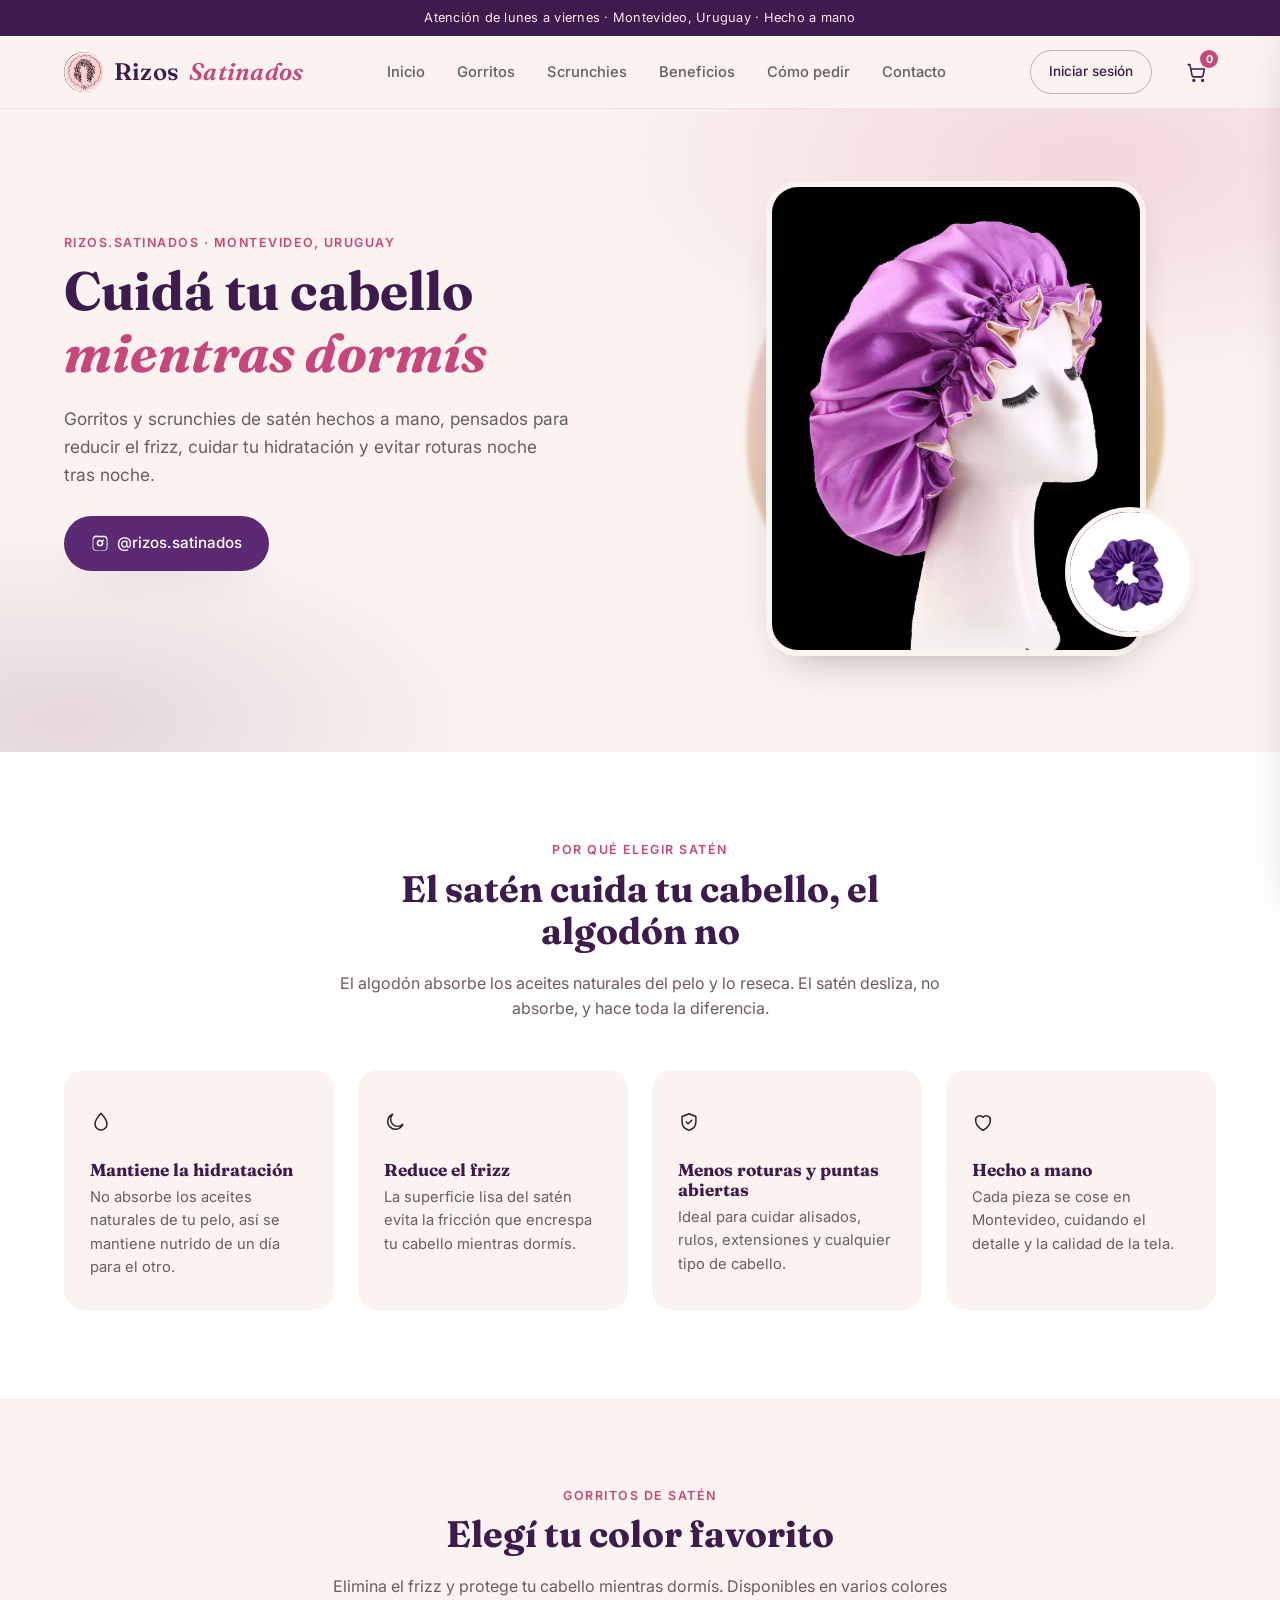
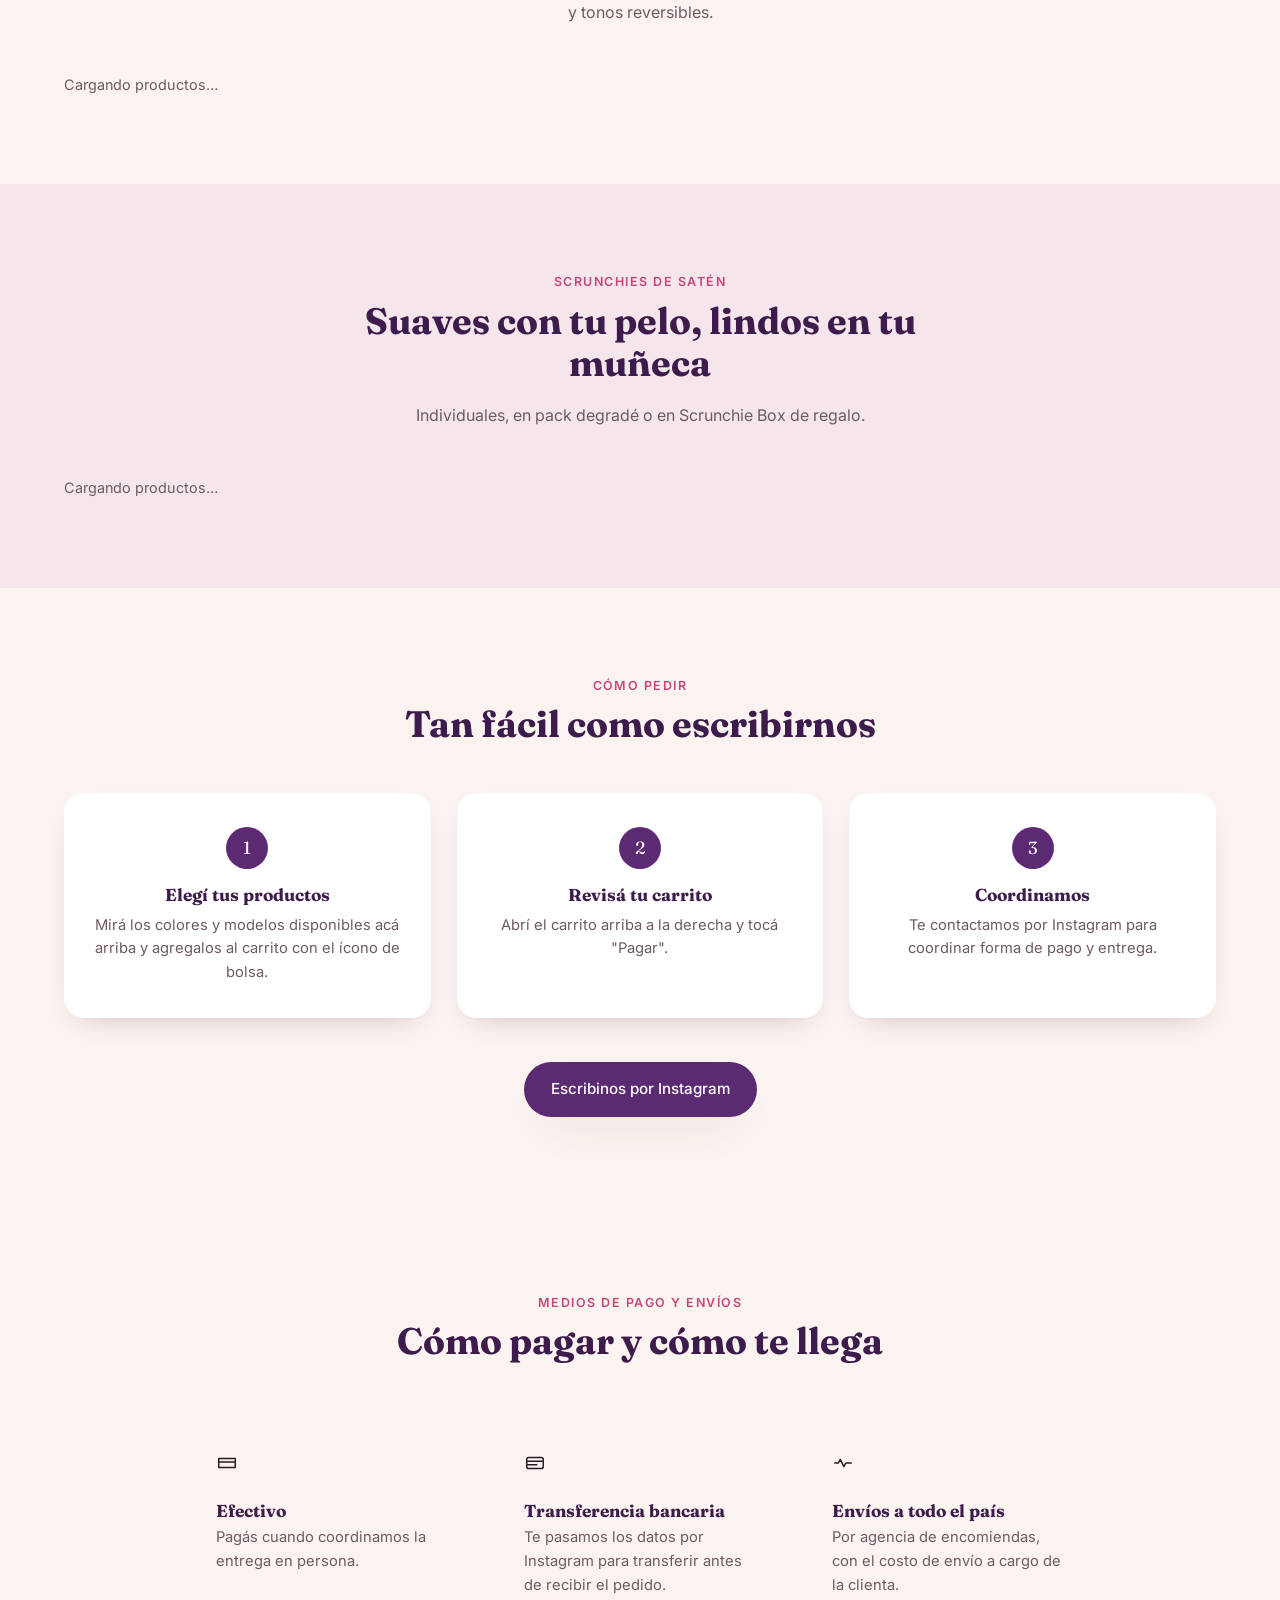
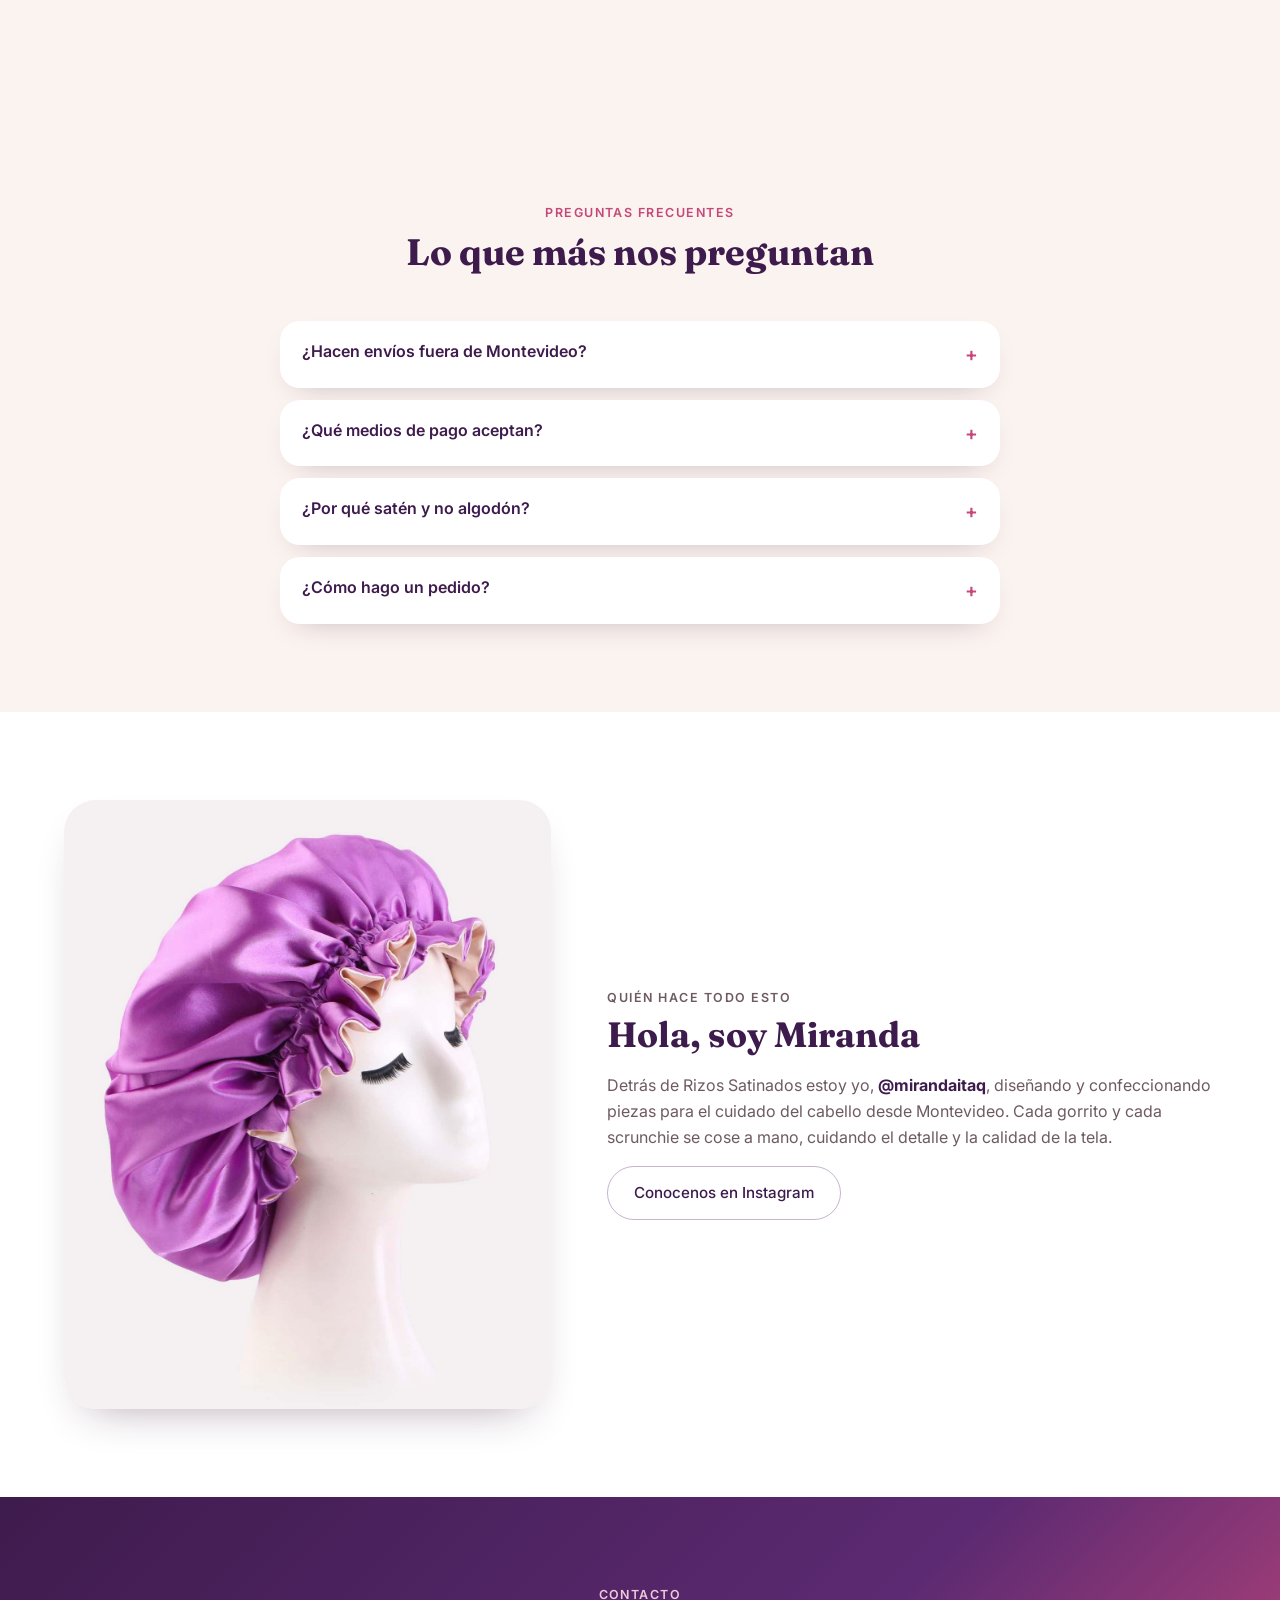
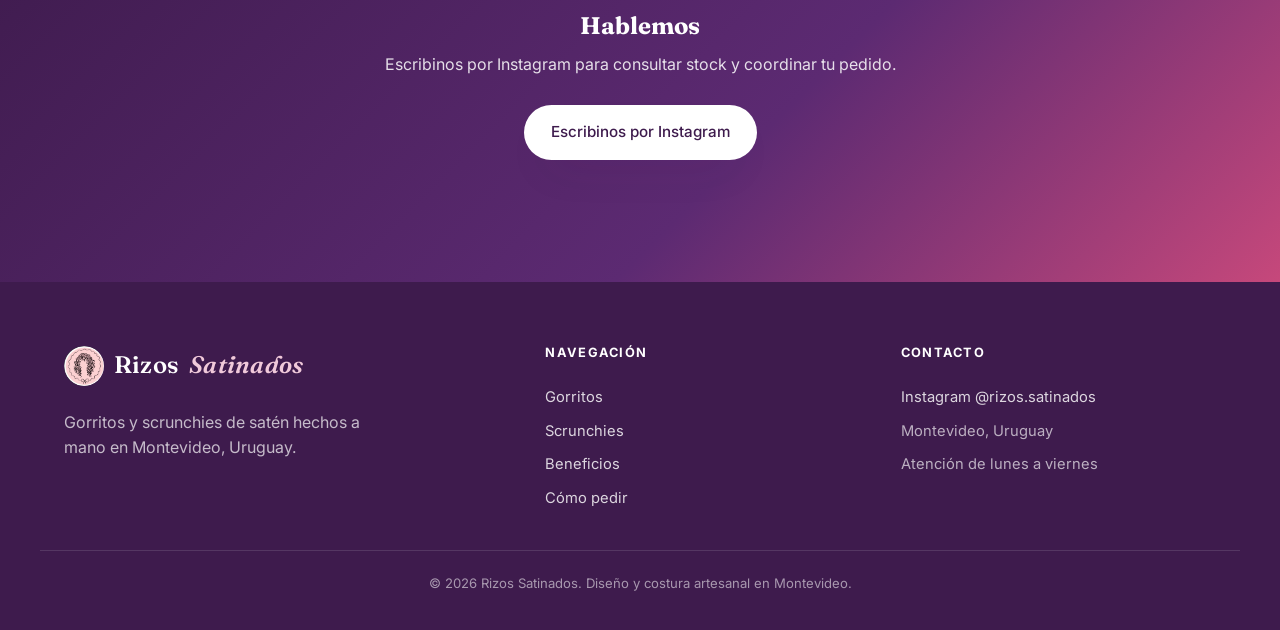
<file: index.html>
<!DOCTYPE html>
<html lang="es">
<head>
<meta charset="UTF-8">
<meta name="viewport" content="width=device-width, initial-scale=1.0">
<title>Rizos Satinados — Gorritos y Scrunchies de Satén</title>
<meta name="description" content="Rizos Satinados: gorritos y scrunchies de satén hechos a mano en Montevideo, Uruguay. Cuidá tu cabello mientras dormís, reducí el frizz y las roturas.">
<meta property="og:type" content="website">
<meta property="og:site_name" content="Rizos Satinados">
<meta property="og:title" content="Rizos Satinados — Gorritos y Scrunchies de Satén">
<meta property="og:description" content="Gorritos y scrunchies de satén hechos a mano en Montevideo, Uruguay. Reducí el frizz, cuidá tu hidratación y evitá roturas mientras dormís.">
<meta property="og:image" content="https://rizossatinados.com/img/gorro-purpura-modelo-dark.jpg">
<meta property="og:url" content="https://rizossatinados.com/">
<meta name="twitter:card" content="summary_large_image">
<meta name="twitter:title" content="Rizos Satinados — Gorritos y Scrunchies de Satén">
<meta name="twitter:description" content="Gorritos y scrunchies de satén hechos a mano en Montevideo, Uruguay.">
<meta name="twitter:image" content="https://rizossatinados.com/img/gorro-purpura-modelo-dark.jpg">
<link rel="canonical" href="https://rizossatinados.com/">
<link rel="icon" type="image/jpeg" href="img/Logo.jpeg">
<link rel="preconnect" href="https://fonts.googleapis.com">
<link rel="preconnect" href="https://fonts.gstatic.com" crossorigin>
<link href="https://fonts.googleapis.com/css2?family=Fraunces:ital,wght@0,400;0,500;0,600;1,500&family=Inter:wght@400;500;600&display=swap" rel="stylesheet">
<link rel="stylesheet" href="css/styles.css">
</head>
<body>

<a class="skip-link" href="#main">Saltar al contenido</a>

<div class="announce-bar">
  <p>Atención de lunes a viernes · Montevideo, Uruguay · Hecho a mano</p>
</div>

<header class="site-header" id="header">
  <div class="wrap header-inner">
    <a href="#inicio" class="logo">
      <img src="img/Logo.jpeg" alt="Logo Rizos Satinados" class="logo-mark">
      Rizos <span>Satinados</span>
    </a>

    <nav class="main-nav" id="main-nav">
      <a href="#inicio">Inicio</a>
      <a href="#gorritos">Gorritos</a>
      <a href="#scrunchies">Scrunchies</a>
      <a href="#beneficios">Beneficios</a>
      <a href="#pedir">Cómo pedir</a>
      <a href="#contacto">Contacto</a>
      <a href="myaccount.html" id="authLinkMobile" class="nav-account-link">Iniciar sesión</a>
    </nav>

    <div class="header-actions">
      <a href="myaccount.html" id="authLink" class="btn btn-outline btn-small">Iniciar sesión</a>
    </div>

    <button type="button" class="cart-toggle" id="cartToggle" aria-label="Ver carrito">
      <svg viewBox="0 0 24 24" width="21" height="21" fill="none" stroke="currentColor" stroke-width="1.8" stroke-linecap="round" stroke-linejoin="round" aria-hidden="true"><circle cx="9" cy="21" r="1"/><circle cx="19" cy="21" r="1"/><path d="M2.5 3h2l2.4 12.4a2 2 0 0 0 2 1.6h8.6a2 2 0 0 0 2-1.6L21 8H6"/></svg>
      <span class="cart-count" hidden>0</span>
    </button>

    <button class="nav-toggle" id="navToggle" aria-label="Abrir menú" aria-expanded="false" aria-controls="main-nav">
      <span></span><span></span><span></span>
    </button>
  </div>
</header>

<main id="main">
  <section class="hero" id="inicio">
    <div class="wrap hero-inner">
      <div class="hero-copy reveal">
        <p class="eyebrow">rizos.satinados · Montevideo, Uruguay</p>
        <h1>Cuidá tu cabello <em>mientras dormís</em></h1>
        <p class="hero-lead">Gorritos y scrunchies de satén hechos a mano, pensados para reducir el frizz, cuidar tu hidratación y evitar roturas noche tras noche.</p>
        <div class="hero-actions">
          <a href="https://instagram.com/rizos.satinados" target="_blank" rel="noopener" class="btn btn-primary">
            <svg viewBox="0 0 24 24" width="18" height="18" fill="currentColor" aria-hidden="true"><path d="M12 2.2c3.2 0 3.58.01 4.85.07 1.17.05 1.97.24 2.43.41.55.2.99.46 1.42.9.44.43.7.87.9 1.42.17.46.36 1.26.41 2.43.06 1.27.07 1.65.07 4.85s-.01 3.58-.07 4.85c-.05 1.17-.24 1.97-.41 2.43-.2.55-.46.99-.9 1.42-.43.44-.87.7-1.42.9-.46.17-1.26.36-2.43.41-1.27.06-1.65.07-4.85.07s-3.58-.01-4.85-.07c-1.17-.05-1.97-.24-2.43-.41a3.9 3.9 0 0 1-1.42-.9 3.9 3.9 0 0 1-.9-1.42c-.17-.46-.36-1.26-.41-2.43C2.21 15.58 2.2 15.2 2.2 12s.01-3.58.07-4.85c.05-1.17.24-1.97.41-2.43.2-.55.46-.99.9-1.42.43-.44.87-.7 1.42-.9.46-.17 1.26-.36 2.43-.41C8.42 2.21 8.8 2.2 12 2.2Zm0 1.98c-3.15 0-3.5.01-4.73.07-.96.04-1.48.2-1.83.34-.46.18-.79.39-1.13.73-.34.34-.55.67-.73 1.13-.14.35-.3.87-.34 1.83-.06 1.23-.07 1.58-.07 4.73s.01 3.5.07 4.73c.04.96.2 1.48.34 1.83.18.46.39.79.73 1.13.34.34.67.55 1.13.73.35.14.87.3 1.83.34 1.23.06 1.58.07 4.73.07s3.5-.01 4.73-.07c.96-.04 1.48-.2 1.83-.34.46-.18.79-.39 1.13-.73.34-.34.55-.67.73-1.13.14-.35.3-.87.34-1.83.06-1.23.07-1.58.07-4.73s-.01-3.5-.07-4.73c-.04-.96-.2-1.48-.34-1.83a3.03 3.03 0 0 0-.73-1.13 3.03 3.03 0 0 0-1.13-.73c-.35-.14-.87-.3-1.83-.34C15.5 4.19 15.15 4.18 12 4.18Zm0 3.37a4.45 4.45 0 1 1 0 8.9 4.45 4.45 0 0 1 0-8.9Zm0 1.98a2.47 2.47 0 1 0 0 4.94 2.47 2.47 0 0 0 0-4.94Zm4.66-2.2a1.04 1.04 0 1 1 0 2.08 1.04 1.04 0 0 1 0-2.08Z"/></svg>
            @rizos.satinados
          </a>
        </div>
        <ul class="hero-stats">
        </ul>
      </div>

      <div class="hero-media reveal">
        <div class="hero-media-glow"></div>
        <img src="img/gorro-purpura-modelo-dark.jpg" alt="Gorro de satén color púrpura puesto sobre maniquí" class="hero-img-main">
        <img src="img/scrunchie-purpura.jpg" alt="Scrunchie de satén color púrpura" class="hero-img-float">
      </div>
    </div>
  </section>
  <section class="benefits" id="beneficios">
    <div class="wrap">
      <div class="section-head reveal">
        <p class="eyebrow">Por qué elegir satén</p>
        <h2>El satén cuida tu cabello, el algodón no</h2>
        <p class="section-lead">El algodón absorbe los aceites naturales del pelo y lo reseca. El satén desliza, no absorbe, y hace toda la diferencia.</p>
      </div>

      <div class="benefits-grid">
        <div class="benefit-card reveal">
          <span class="benefit-icon"><svg viewBox="0 0 24 24" width="22" height="22" fill="none" stroke="currentColor" stroke-width="1.6" stroke-linecap="round" stroke-linejoin="round" aria-hidden="true"><path d="M12 2.5s6.5 7.2 6.5 11.7a6.5 6.5 0 1 1-13 0C5.5 9.7 12 2.5 12 2.5Z"/></svg></span>
          <h3>Mantiene la hidratación</h3>
          <p>No absorbe los aceites naturales de tu pelo, así se mantiene nutrido de un día para el otro.</p>
        </div>
        <div class="benefit-card reveal">
          <span class="benefit-icon"><svg viewBox="0 0 24 24" width="22" height="22" fill="none" stroke="currentColor" stroke-width="1.6" stroke-linecap="round" stroke-linejoin="round" aria-hidden="true"><path d="M20.5 14.5A8.5 8.5 0 1 1 9.5 3.5a7 7 0 0 0 11 11Z"/></svg></span>
          <h3>Reduce el frizz</h3>
          <p>La superficie lisa del satén evita la fricción que encrespa tu cabello mientras dormís.</p>
        </div>
        <div class="benefit-card reveal">
          <span class="benefit-icon"><svg viewBox="0 0 24 24" width="22" height="22" fill="none" stroke="currentColor" stroke-width="1.6" stroke-linecap="round" stroke-linejoin="round" aria-hidden="true"><path d="M12 3 4.5 6v6c0 4.5 3.2 7.7 7.5 9 4.3-1.3 7.5-4.5 7.5-9V6L12 3Z"/><path d="m9 12 2 2 4-4"/></svg></span>
          <h3>Menos roturas y puntas abiertas</h3>
          <p>Ideal para cuidar alisados, rulos, extensiones y cualquier tipo de cabello.</p>
        </div>
        <div class="benefit-card reveal">
          <span class="benefit-icon"><svg viewBox="0 0 24 24" width="22" height="22" fill="none" stroke="currentColor" stroke-width="1.6" stroke-linecap="round" stroke-linejoin="round" aria-hidden="true"><path d="M12 21c-4.4-2.7-8-6.3-8-10.5A4.5 4.5 0 0 1 12 7a4.5 4.5 0 0 1 8 3.5C20 14.7 16.4 18.3 12 21Z"/></svg></span>
          <h3>Hecho a mano</h3>
          <p>Cada pieza se cose en Montevideo, cuidando el detalle y la calidad de la tela.</p>
        </div>
      </div>
    </div>
  </section>
  <section class="products" id="gorritos">
    <div class="wrap">
      <div class="section-head reveal">
        <p class="eyebrow">Gorritos de satén</p>
        <h2>Elegí tu color favorito</h2>
        <p class="section-lead">Elimina el frizz y protege tu cabello mientras dormís. Disponibles en varios colores y tonos reversibles.</p>
      </div>

      <div class="product-grid" id="gorritosGrid">
        <p class="account-empty">Cargando productos…</p>
      </div>
    </div>
  </section>
  <section class="products alt" id="scrunchies">
    <div class="wrap">
      <div class="section-head reveal">
        <p class="eyebrow">Scrunchies de satén</p>
        <h2>Suaves con tu pelo, lindos en tu muñeca</h2>
        <p class="section-lead">Individuales, en pack degradé o en Scrunchie Box de regalo.</p>
      </div>

      <div class="product-grid scrunchie-grid" id="scrunchiesGrid">
        <p class="account-empty">Cargando productos…</p>
      </div>
    </div>
  </section>
  <section class="steps" id="pedir">
    <div class="wrap">
      <div class="section-head reveal">
        <p class="eyebrow">Cómo pedir</p>
        <h2>Tan fácil como escribirnos</h2>
      </div>

      <ol class="steps-grid">
        <li class="step-card reveal">
          <span class="step-num">1</span>
          <h3>Elegí tus productos</h3>
          <p>Mirá los colores y modelos disponibles acá arriba y agregalos al carrito con el ícono de bolsa.</p>
        </li>
        <li class="step-card reveal">
          <span class="step-num">2</span>
          <h3>Revisá tu carrito</h3>
          <p>Abrí el carrito arriba a la derecha y tocá "Pagar".</p>
        </li>
        <li class="step-card reveal">
          <span class="step-num">3</span>
          <h3>Coordinamos</h3>
          <p>Te contactamos por Instagram para coordinar forma de pago y entrega.</p>
        </li>
      </ol>

      <div class="steps-cta reveal">
        <a href="https://ig.me/m/rizos.satinados" target="_blank" rel="noopener" class="btn btn-primary">Escribinos por Instagram</a>
      </div>
    </div>
  </section>
  <section class="payment-shipping" id="pago-envios">
    <div class="wrap">
      <div class="section-head reveal">
        <p class="eyebrow">Medios de pago y envíos</p>
        <h2>Cómo pagar y cómo te llega</h2>
      </div>
      <div class="payment-grid">
        <div class="benefit-card reveal">
          <span class="benefit-icon"><svg viewBox="0 0 24 24" width="22" height="22" fill="none" stroke="currentColor" stroke-width="1.6" stroke-linecap="round" stroke-linejoin="round" aria-hidden="true"><path d="M3 7h18v10H3z"/><path d="M3 11h18"/></svg></span>
          <h3>Efectivo</h3>
          <p>Pagás cuando coordinamos la entrega en persona.</p>
        </div>
        <div class="benefit-card reveal">
          <span class="benefit-icon"><svg viewBox="0 0 24 24" width="22" height="22" fill="none" stroke="currentColor" stroke-width="1.6" stroke-linecap="round" stroke-linejoin="round" aria-hidden="true"><path d="M4 10h16M4 14h10"/><rect x="3" y="6" width="18" height="12" rx="2"/></svg></span>
          <h3>Transferencia bancaria</h3>
          <p>Te pasamos los datos por Instagram para transferir antes de recibir el pedido.</p>
        </div>
        <div class="benefit-card reveal">
          <span class="benefit-icon"><svg viewBox="0 0 24 24" width="22" height="22" fill="none" stroke="currentColor" stroke-width="1.6" stroke-linecap="round" stroke-linejoin="round" aria-hidden="true"><path d="M3 12h4l2-4 4 8 2-4h6"/></svg></span>
          <h3>Envíos a todo el país</h3>
          <p>Por agencia de encomiendas, con el costo de envío a cargo de la clienta.</p>
        </div>
      </div>
    </div>
  </section>

  <section class="faq" id="faq">
    <div class="wrap">
      <div class="section-head reveal">
        <p class="eyebrow">Preguntas frecuentes</p>
        <h2>Lo que más nos preguntan</h2>
      </div>
      <div class="faq-list">
        <details class="faq-item reveal">
          <summary>¿Hacen envíos fuera de Montevideo?</summary>
          <p>Sí, enviamos a todo el país por agencia de encomiendas. El costo del envío corre por cuenta de la clienta y se coordina por Instagram.</p>
        </details>
        <details class="faq-item reveal">
          <summary>¿Qué medios de pago aceptan?</summary>
          <p>Efectivo contra entrega, transferencia bancaria o Prex. Coordinamos la forma de pago por Instagram una vez confirmado el pedido.</p>
        </details>
        <details class="faq-item reveal">
          <summary>¿Por qué satén y no algodón?</summary>
          <p>El algodón absorbe los aceites naturales del pelo y lo reseca. El satén desliza, no absorbe, reduce el frizz y evita roturas mientras dormís.</p>
        </details>
        <details class="faq-item reveal">
          <summary>¿Cómo hago un pedido?</summary>
          <p>Agregás los productos que quieras al carrito (ícono de bolsa en cada tarjeta), abrís el carrito y tocás "Pagar" para coordinar color, entrega y Instagram.</p>
        </details>
      </div>
    </div>
  </section>

  <section class="testimonials" id="testimonialsSection" hidden>
    <div class="wrap">
      <div class="section-head reveal">
        <p class="eyebrow">Testimonios</p>
        <h2>Lo que dicen nuestras clientas</h2>
      </div>
      <div class="testimonials-track" id="testimonialsTrack"></div>
    </div>
  </section>

  <section class="about" id="nosotros">
    <div class="wrap about-inner reveal">
      <div class="about-media">
        <img src="img/gorro-magenta-modelo.jpg" alt="Gorro de satén magenta hecho a mano por Rizos Satinados">
      </div>
      <div class="about-copy">
        <p class="eyebrow">Quién hace todo esto</p>
        <h2>Hola, soy Miranda</h2>
        <p>Detrás de Rizos Satinados estoy yo, <strong>@mirandaitaq</strong>, diseñando y confeccionando piezas para el cuidado del cabello desde Montevideo. Cada gorrito y cada scrunchie se cose a mano, cuidando el detalle y la calidad de la tela.</p>
        <a href="https://instagram.com/rizos.satinados" target="_blank" rel="noopener" class="btn btn-outline">Conocenos en Instagram</a>
      </div>
    </div>
  </section>
  <section class="cta-final" id="contacto">
    <div class="wrap cta-final-inner reveal">
      <p class="eyebrow">Contacto</p>
      <h2>Hablemos</h2>
      <p>Escribinos por Instagram para consultar stock y coordinar tu pedido.</p>
      <div class="hero-actions center">
        <a href="https://ig.me/m/rizos.satinados" target="_blank" rel="noopener" class="btn btn-primary">Escribinos por Instagram</a>
      </div>
    </div>
  </section>

</main>

<footer class="site-footer">
  <div class="wrap footer-inner">
    <div class="footer-brand">
      <p class="logo"><img src="img/Logo.jpeg" alt="Logo Rizos Satinados" class="logo-mark">Rizos <span>Satinados</span></p>
      <p>Gorritos y scrunchies de satén hechos a mano en Montevideo, Uruguay.</p>
    </div>

    <div class="footer-col">
      <h4>Navegación</h4>
      <a href="#gorritos">Gorritos</a>
      <a href="#scrunchies">Scrunchies</a>
      <a href="#beneficios">Beneficios</a>
      <a href="#pedir">Cómo pedir</a>
    </div>

    <div class="footer-col">
      <h4>Contacto</h4>
      <a href="https://instagram.com/rizos.satinados" target="_blank" rel="noopener">Instagram @rizos.satinados</a>
      <span class="footer-static">Montevideo, Uruguay</span>
      <span class="footer-static">Atención de lunes a viernes</span>
    </div>
  </div>
  <div class="wrap footer-bottom">
    <p>© <span id="year"></span> Rizos Satinados. Diseño y costura artesanal en Montevideo.</p>
  </div>
</footer>

<div class="cart-backdrop" id="cartBackdrop"></div>
<aside class="cart-drawer" id="cartDrawer" aria-label="Carrito de compras">
  <div class="cart-drawer-head">
    <h2>Tu carrito</h2>
    <button type="button" class="cart-close" id="cartClose" aria-label="Cerrar carrito">
      <svg viewBox="0 0 24 24" width="20" height="20" fill="none" stroke="currentColor" stroke-width="2" stroke-linecap="round" aria-hidden="true"><path d="M6 6l12 12M18 6 6 18"/></svg>
    </button>
  </div>
  <div class="cart-items" id="cartItems"></div>
  <div class="cart-footer">
    <div class="cart-total-row"><span>Total</span><span id="cartTotal">$ 0</span></div>
    <button type="button" class="btn btn-primary btn-prex" id="cartPrexBtn" hidden>Pagar</button>
  </div>
</aside>

<div class="prex-backdrop" id="prexBackdrop"></div>
<div class="prex-modal" id="prexModal" role="dialog" aria-modal="true" aria-label="Pagar">
  <button type="button" class="contact-menu-close" id="prexClose" aria-label="Cerrar">
    <svg viewBox="0 0 24 24" width="18" height="18" fill="none" stroke="currentColor" stroke-width="2" stroke-linecap="round" aria-hidden="true"><path d="M6 6l12 12M18 6 6 18"/></svg>
  </button>
  <p class="contact-menu-title">Pagar</p>
  <div class="prex-info">
    <p>Transferí el total por Prex a:</p>
    <p class="prex-info-line"><strong>Miranda Parrilla</strong></p>
    <p class="prex-info-line">Nº Prex: <strong>1395033</strong></p>
    <p class="prex-info-total">Total del pedido: <span id="prexTotal">$ 0</span></p>
  </div>
  <form id="prexForm" class="auth-form">
    <label>Nombre y apellido
      <input type="text" name="guest_name" required>
    </label>
    <label>Email
      <input type="email" name="guest_email" required>
    </label>
    <label>Tu Instagram
      <input type="text" name="contact_value" required placeholder="@tu.usuario">
    </label>
    <label>Código de transferencia
      <input type="text" name="transfer_code" required>
    </label>
    <p class="auth-hint">Después de pagar te llevamos directo a Instagram para coordinar la entrega.</p>
    <p class="auth-error" id="prexError" hidden></p>
    <button type="submit" class="btn btn-primary">Confirmar pago</button>
  </form>
</div>

<div class="prex-backdrop" id="successBackdrop"></div>
<div class="prex-modal success-modal" id="successModal" role="dialog" aria-modal="true" aria-label="Coordinar entrega">
  <button type="button" class="contact-menu-close" id="successClose" aria-label="Cerrar">
    <svg viewBox="0 0 24 24" width="18" height="18" fill="none" stroke="currentColor" stroke-width="2" stroke-linecap="round" aria-hidden="true"><path d="M6 6l12 12M18 6 6 18"/></svg>
  </button>
  <span class="success-icon">
    <svg viewBox="0 0 24 24" width="26" height="26" fill="none" stroke="currentColor" stroke-width="2" stroke-linecap="round" stroke-linejoin="round" aria-hidden="true"><path d="M20 6 9 17l-5-5"/></svg>
  </span>
  <p class="contact-menu-title">¡Gracias por tu compra!</p>
  <p class="success-text">Tocá el botón para escribirnos por Instagram y coordinar la entrega.</p>
  <button type="button" class="btn btn-primary" id="coordinarEntregaBtn">
    <svg viewBox="0 0 24 24" width="18" height="18" fill="currentColor" aria-hidden="true"><path d="M12 2.2c3.2 0 3.58.01 4.85.07 1.17.05 1.97.24 2.43.41.55.2.99.46 1.42.9.44.43.7.87.9 1.42.17.46.36 1.26.41 2.43.06 1.27.07 1.65.07 4.85s-.01 3.58-.07 4.85c-.05 1.17-.24 1.97-.41 2.43-.2.55-.46.99-.9 1.42-.43.44-.87.7-1.42.9-.46.17-1.26.36-2.43.41-1.27.06-1.65.07-4.85.07s-3.58-.01-4.85-.07c-1.17-.05-1.97-.24-2.43-.41a3.9 3.9 0 0 1-1.42-.9 3.9 3.9 0 0 1-.9-1.42c-.17-.46-.36-1.26-.41-2.43C2.21 15.58 2.2 15.2 2.2 12s.01-3.58.07-4.85c.05-1.17.24-1.97.41-2.43.2-.55.46-.99.9-1.42.43-.44.87-.7 1.42-.9.46-.17 1.26-.36 2.43-.41C8.42 2.21 8.8 2.2 12 2.2Zm0 1.98c-3.15 0-3.5.01-4.73.07-.96.04-1.48.2-1.83.34-.46.18-.79.39-1.13.73-.34.34-.55.67-.73 1.13-.14.35-.3.87-.34 1.83-.06 1.23-.07 1.58-.07 4.73s.01 3.5.07 4.73c.04.96.2 1.48.34 1.83.18.46.39.79.73 1.13.34.34.67.55 1.13.73.35.14.87.3 1.83.34 1.23.06 1.58.07 4.73.07s3.5-.01 4.73-.07c.96-.04 1.48-.2 1.83-.34.46-.18.79-.39 1.13-.73.34-.34.55-.67.73-1.13.14-.35.3-.87.34-1.83.06-1.23.07-1.58.07-4.73s-.01-3.5-.07-4.73c-.04-.96-.2-1.48-.34-1.83a3.03 3.03 0 0 0-.73-1.13 3.03 3.03 0 0 0-1.13-.73c-.35-.14-.87-.3-1.83-.34C15.5 4.19 15.15 4.18 12 4.18Zm0 3.37a4.45 4.45 0 1 1 0 8.9 4.45 4.45 0 0 1 0-8.9Zm0 1.98a2.47 2.47 0 1 0 0 4.94 2.47 2.47 0 0 0 0-4.94Zm4.66-2.2a1.04 1.04 0 1 1 0 2.08 1.04 1.04 0 0 1 0-2.08Z"/></svg>
    Coordinar entrega
  </button>
</div>

<script src="js/script.js"></script>
<script type="module" src="js/products.js"></script>
<script type="module" src="js/cart.js"></script>
</body>
</html>
</file>
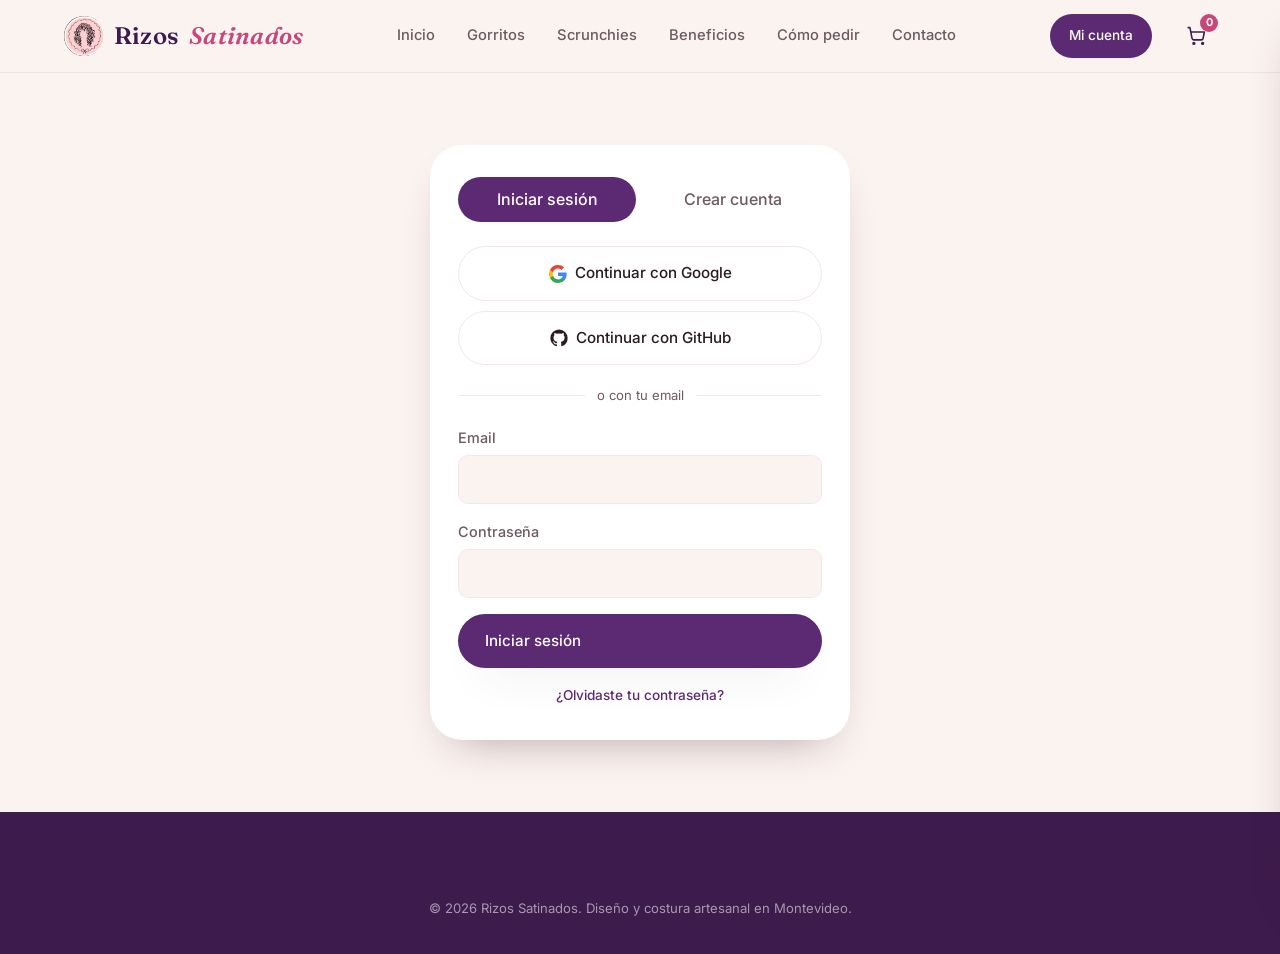
<file: account.html>
<!DOCTYPE html>
<html lang="es">
<head>
<meta charset="UTF-8">
<meta name="viewport" content="width=device-width, initial-scale=1.0">
<title>Iniciar sesión — Rizos Satinados</title>
<meta name="robots" content="noindex">
<link rel="icon" type="image/jpeg" href="img/Logo.jpeg">
<link href="https://fonts.googleapis.com/css2?family=Fraunces:ital,wght@0,400;0,500;0,600;1,500&family=Inter:wght@400;500;600&display=swap" rel="stylesheet">
<link rel="stylesheet" href="css/styles.css">
</head>
<body>

<header class="site-header">
  <div class="wrap header-inner">
    <a href="index.html" class="logo">
      <img src="img/Logo.jpeg" alt="Logo Rizos Satinados" class="logo-mark">
      Rizos <span>Satinados</span>
    </a>
    <nav class="main-nav" id="main-nav">
      <a href="index.html">Inicio</a>
      <a href="index.html#gorritos">Gorritos</a>
      <a href="index.html#scrunchies">Scrunchies</a>
      <a href="index.html#beneficios">Beneficios</a>
      <a href="index.html#pedir">Cómo pedir</a>
      <a href="index.html#contacto">Contacto</a>
    </nav>
    <div class="header-actions">
      <a href="myaccount.html" id="authLink" class="btn btn-primary btn-small">Mi cuenta</a>
    </div>
    <button type="button" class="cart-toggle" id="cartToggle" aria-label="Ver carrito">
      <svg viewBox="0 0 24 24" width="21" height="21" fill="none" stroke="currentColor" stroke-width="1.8" stroke-linecap="round" stroke-linejoin="round" aria-hidden="true"><circle cx="9" cy="21" r="1"/><circle cx="19" cy="21" r="1"/><path d="M2.5 3h2l2.4 12.4a2 2 0 0 0 2 1.6h8.6a2 2 0 0 0 2-1.6L21 8H6"/></svg>
      <span class="cart-count" hidden>0</span>
    </button>
    <button class="nav-toggle" id="navToggle" aria-label="Abrir menú" aria-expanded="false" aria-controls="main-nav">
      <span></span><span></span><span></span>
    </button>
  </div>
</header>

<main id="main">
  <section class="auth-section">
    <div class="wrap auth-wrap">
      <div class="auth-card">
        <div class="auth-tabs">
          <button type="button" class="auth-tab is-active" data-tab="login">Iniciar sesión</button>
          <button type="button" class="auth-tab" data-tab="register">Crear cuenta</button>
        </div>

        <div class="auth-social">
          <button type="button" class="btn btn-outline btn-social" data-provider="google">
            <svg viewBox="0 0 24 24" width="18" height="18" aria-hidden="true"><path fill="#4285F4" d="M23.5 12.27c0-.79-.07-1.54-.2-2.27H12v4.51h6.47a5.54 5.54 0 0 1-2.4 3.64v3h3.88c2.27-2.09 3.55-5.17 3.55-8.88Z"/><path fill="#34A853" d="M12 24c3.24 0 5.95-1.07 7.94-2.9l-3.88-3a7.2 7.2 0 0 1-10.7-3.79H1.35v3.09A12 12 0 0 0 12 24Z"/><path fill="#FBBC05" d="M5.36 14.31a7.2 7.2 0 0 1 0-4.62V6.6H1.35a12 12 0 0 0 0 10.8l4.01-3.09Z"/><path fill="#EA4335" d="M12 4.77a6.52 6.52 0 0 1 4.61 1.8l3.44-3.44A11.6 11.6 0 0 0 12 0 12 12 0 0 0 1.35 6.6l4.01 3.09A7.2 7.2 0 0 1 12 4.77Z"/></svg>
            Continuar con Google
          </button>
          <button type="button" class="btn btn-outline btn-social" data-provider="github">
            <svg viewBox="0 0 24 24" width="18" height="18" fill="currentColor" aria-hidden="true"><path d="M12 .5A11.5 11.5 0 0 0 .5 12c0 5.1 3.29 9.43 7.86 10.96.58.1.79-.25.79-.56v-2.16c-3.2.7-3.87-1.36-3.87-1.36-.53-1.34-1.29-1.7-1.29-1.7-1.05-.72.08-.7.08-.7 1.16.08 1.77 1.2 1.77 1.2 1.03 1.76 2.7 1.25 3.36.96.1-.75.4-1.25.73-1.54-2.55-.29-5.24-1.28-5.24-5.68 0-1.26.45-2.28 1.19-3.09-.12-.29-.51-1.47.11-3.06 0 0 .97-.31 3.18 1.18a11 11 0 0 1 5.8 0c2.2-1.5 3.18-1.18 3.18-1.18.62 1.6.23 2.77.11 3.06.74.81 1.19 1.83 1.19 3.09 0 4.41-2.7 5.38-5.26 5.67.41.36.78 1.08.78 2.18v3.22c0 .32.21.68.8.56A11.5 11.5 0 0 0 23.5 12 11.5 11.5 0 0 0 12 .5Z"/></svg>
            Continuar con GitHub
          </button>
        </div>
        <div class="auth-divider">o con tu email</div>

        <form id="loginForm" class="auth-form">
          <label>Email
            <input type="email" name="email" required autocomplete="email">
          </label>
          <label>Contraseña
            <input type="password" name="password" required autocomplete="current-password">
          </label>
          <p class="auth-error" id="loginError" hidden></p>
          <p class="auth-success" id="resetSuccess" hidden></p>
          <button type="submit" class="btn btn-primary">Iniciar sesión</button>
          <button type="button" class="auth-forgot" id="forgotBtn">¿Olvidaste tu contraseña?</button>
        </form>

        <form id="registerForm" class="auth-form" hidden>
          <label>Nombre
            <input type="text" name="full_name" required autocomplete="name">
          </label>
          <label>Email
            <input type="email" name="email" required autocomplete="email">
          </label>
          <label>Contraseña
            <input type="password" name="password" required minlength="6" autocomplete="new-password">
          </label>
          <p class="auth-error" id="registerError" hidden></p>
          <p class="auth-success" id="registerSuccess" hidden></p>
          <button type="submit" class="btn btn-primary">Crear cuenta</button>
        </form>
      </div>
    </div>
  </section>
</main>

<footer class="site-footer">
  <div class="wrap footer-bottom">
    <p>© <span id="year"></span> Rizos Satinados. Diseño y costura artesanal en Montevideo.</p>
  </div>
</footer>

<div class="cart-backdrop" id="cartBackdrop"></div>
<aside class="cart-drawer" id="cartDrawer" aria-label="Carrito de compras">
  <div class="cart-drawer-head">
    <h2>Tu carrito</h2>
    <button type="button" class="cart-close" id="cartClose" aria-label="Cerrar carrito">
      <svg viewBox="0 0 24 24" width="20" height="20" fill="none" stroke="currentColor" stroke-width="2" stroke-linecap="round" aria-hidden="true"><path d="M6 6l12 12M18 6 6 18"/></svg>
    </button>
  </div>
  <div class="cart-items" id="cartItems"></div>
  <div class="cart-footer">
    <div class="cart-total-row"><span>Total</span><span id="cartTotal">$ 0</span></div>
    <button type="button" class="btn btn-primary btn-prex" id="cartPrexBtn" hidden>Pagar</button>
  </div>
</aside>

<div class="prex-backdrop" id="prexBackdrop"></div>
<div class="prex-modal" id="prexModal" role="dialog" aria-modal="true" aria-label="Pagar">
  <button type="button" class="contact-menu-close" id="prexClose" aria-label="Cerrar">
    <svg viewBox="0 0 24 24" width="18" height="18" fill="none" stroke="currentColor" stroke-width="2" stroke-linecap="round" aria-hidden="true"><path d="M6 6l12 12M18 6 6 18"/></svg>
  </button>
  <p class="contact-menu-title">Pagar</p>
  <div class="prex-info">
    <p>Transferí el total por Prex a:</p>
    <p class="prex-info-line"><strong>Miranda Parrilla</strong></p>
    <p class="prex-info-line">Nº Prex: <strong>1395033</strong></p>
    <p class="prex-info-total">Total del pedido: <span id="prexTotal">$ 0</span></p>
  </div>
  <form id="prexForm" class="auth-form">
    <label>Nombre y apellido
      <input type="text" name="guest_name" required>
    </label>
    <label>Email
      <input type="email" name="guest_email" required>
    </label>
    <label>Tu Instagram
      <input type="text" name="contact_value" required placeholder="@tu.usuario">
    </label>
    <label>Código de transferencia
      <input type="text" name="transfer_code" required>
    </label>
    <p class="auth-hint">Después de pagar te llevamos directo a Instagram para coordinar la entrega.</p>
    <p class="auth-error" id="prexError" hidden></p>
    <button type="submit" class="btn btn-primary">Confirmar pago</button>
  </form>
</div>

<div class="prex-backdrop" id="successBackdrop"></div>
<div class="prex-modal success-modal" id="successModal" role="dialog" aria-modal="true" aria-label="Coordinar entrega">
  <button type="button" class="contact-menu-close" id="successClose" aria-label="Cerrar">
    <svg viewBox="0 0 24 24" width="18" height="18" fill="none" stroke="currentColor" stroke-width="2" stroke-linecap="round" aria-hidden="true"><path d="M6 6l12 12M18 6 6 18"/></svg>
  </button>
  <span class="success-icon">
    <svg viewBox="0 0 24 24" width="26" height="26" fill="none" stroke="currentColor" stroke-width="2" stroke-linecap="round" stroke-linejoin="round" aria-hidden="true"><path d="M20 6 9 17l-5-5"/></svg>
  </span>
  <p class="contact-menu-title">¡Gracias por tu compra!</p>
  <p class="success-text">Tocá el botón para escribirnos por Instagram y coordinar la entrega.</p>
  <button type="button" class="btn btn-primary" id="coordinarEntregaBtn">
    <svg viewBox="0 0 24 24" width="18" height="18" fill="currentColor" aria-hidden="true"><path d="M12 2.2c3.2 0 3.58.01 4.85.07 1.17.05 1.97.24 2.43.41.55.2.99.46 1.42.9.44.43.7.87.9 1.42.17.46.36 1.26.41 2.43.06 1.27.07 1.65.07 4.85s-.01 3.58-.07 4.85c-.05 1.17-.24 1.97-.41 2.43-.2.55-.46.99-.9 1.42-.43.44-.87.7-1.42.9-.46.17-1.26.36-2.43.41-1.27.06-1.65.07-4.85.07s-3.58-.01-4.85-.07c-1.17-.05-1.97-.24-2.43-.41a3.9 3.9 0 0 1-1.42-.9 3.9 3.9 0 0 1-.9-1.42c-.17-.46-.36-1.26-.41-2.43C2.21 15.58 2.2 15.2 2.2 12s.01-3.58.07-4.85c.05-1.17.24-1.97.41-2.43.2-.55.46-.99.9-1.42.43-.44.87-.7 1.42-.9.46-.17 1.26-.36 2.43-.41C8.42 2.21 8.8 2.2 12 2.2Zm0 1.98c-3.15 0-3.5.01-4.73.07-.96.04-1.48.2-1.83.34-.46.18-.79.39-1.13.73-.34.34-.55.67-.73 1.13-.14.35-.3.87-.34 1.83-.06 1.23-.07 1.58-.07 4.73s.01 3.5.07 4.73c.04.96.2 1.48.34 1.83.18.46.39.79.73 1.13.34.34.67.55 1.13.73.35.14.87.3 1.83.34 1.23.06 1.58.07 4.73.07s3.5-.01 4.73-.07c.96-.04 1.48-.2 1.83-.34.46-.18.79-.39 1.13-.73.34-.34.55-.67.73-1.13.14-.35.3-.87.34-1.83.06-1.23.07-1.58.07-4.73s-.01-3.5-.07-4.73c-.04-.96-.2-1.48-.34-1.83a3.03 3.03 0 0 0-.73-1.13 3.03 3.03 0 0 0-1.13-.73c-.35-.14-.87-.3-1.83-.34C15.5 4.19 15.15 4.18 12 4.18Zm0 3.37a4.45 4.45 0 1 1 0 8.9 4.45 4.45 0 0 1 0-8.9Zm0 1.98a2.47 2.47 0 1 0 0 4.94 2.47 2.47 0 0 0 0-4.94Zm4.66-2.2a1.04 1.04 0 1 1 0 2.08 1.04 1.04 0 0 1 0-2.08Z"/></svg>
    Coordinar entrega
  </button>
</div>

<script src="js/script.js"></script>
<script type="module" src="js/account.js"></script>
<script type="module" src="js/cart.js"></script>
</body>
</html>
</file>
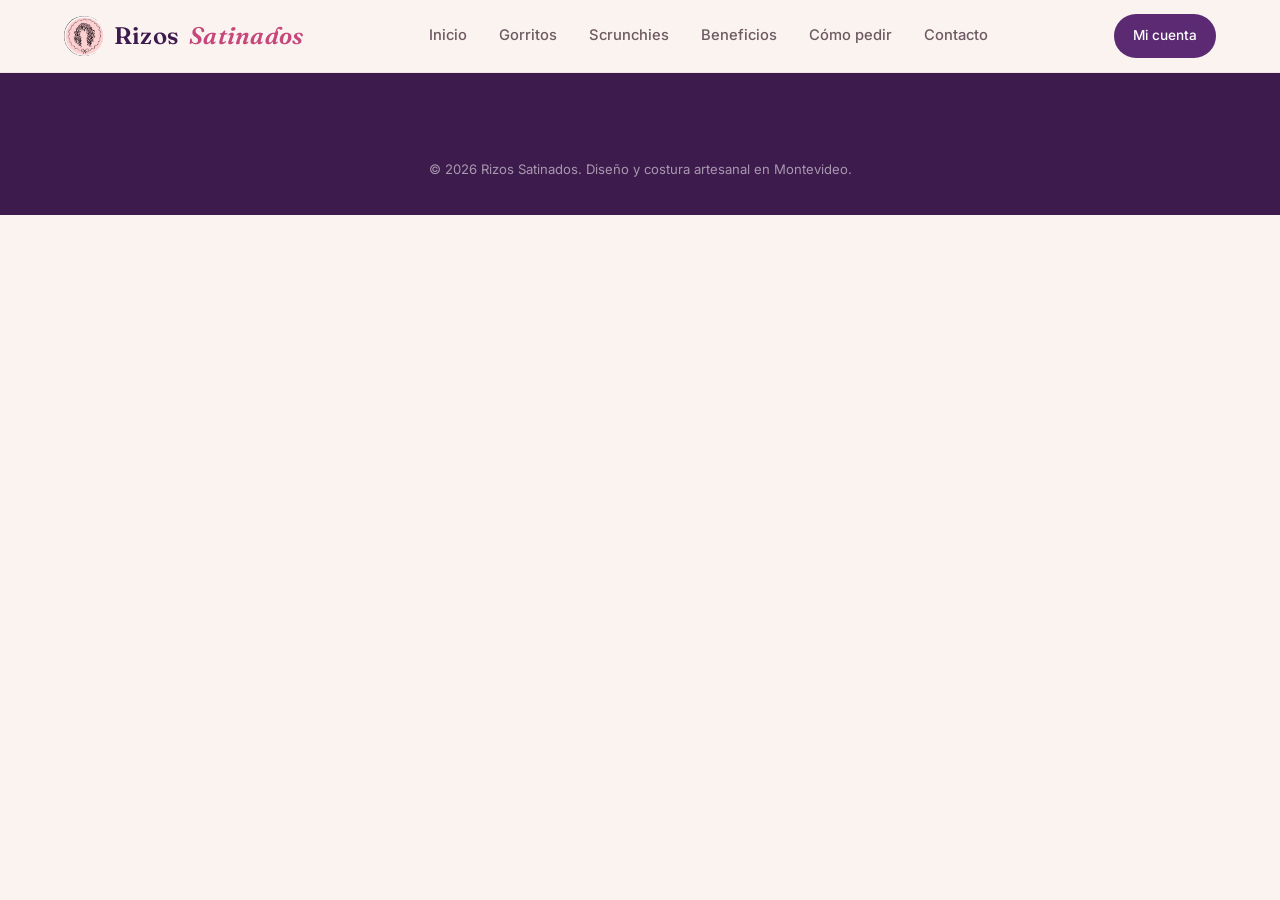
<file: admin.html>
<!DOCTYPE html>
<html lang="es">
<head>
<meta charset="UTF-8">
<meta name="viewport" content="width=device-width, initial-scale=1.0">
<title>Panel de administración — Rizos Satinados</title>
<meta name="robots" content="noindex">
<link rel="icon" type="image/jpeg" href="img/Logo.jpeg">
<link href="https://fonts.googleapis.com/css2?family=Fraunces:ital,wght@0,400;0,500;0,600;1,500&family=Inter:wght@400;500;600&display=swap" rel="stylesheet">
<link rel="stylesheet" href="css/styles.css">
</head>
<body>

<header class="site-header">
  <div class="wrap header-inner">
    <a href="index.html" class="logo">
      <img src="img/Logo.jpeg" alt="Logo Rizos Satinados" class="logo-mark">
      Rizos <span>Satinados</span>
    </a>
    <nav class="main-nav" id="main-nav">
      <a href="index.html">Inicio</a>
      <a href="index.html#gorritos">Gorritos</a>
      <a href="index.html#scrunchies">Scrunchies</a>
      <a href="index.html#beneficios">Beneficios</a>
      <a href="index.html#pedir">Cómo pedir</a>
      <a href="index.html#contacto">Contacto</a>
    </nav>
    <div class="header-actions">
      <a href="myaccount.html" id="authLink" class="btn btn-primary btn-small">Mi cuenta</a>
    </div>
    <button class="nav-toggle" id="navToggle" aria-label="Abrir menú" aria-expanded="false" aria-controls="main-nav">
      <span></span><span></span><span></span>
    </button>
  </div>
</header>

<main id="main">
  <section class="admin-section" id="adminGate" hidden>
    <div class="wrap">
      <p class="account-empty">Esta página es solo para la administración de Rizos Satinados.</p>
    </div>
  </section>

  <section class="admin-section" id="adminContent" hidden>
    <div class="wrap">
      <div class="section-head account-head">
        <p class="eyebrow">Panel privado</p>
        <h1>Administración</h1>
      </div>

      <div class="account-layout">
        <nav class="account-nav" id="adminNav">
          <button type="button" class="account-nav-item is-active" data-tab="estadisticas">Estadísticas</button>
          <button type="button" class="account-nav-item" data-tab="productos">Productos</button>
          <button type="button" class="account-nav-item" data-tab="pedidos">Pedidos</button>
        </nav>

        <div class="account-panels">
          <div class="account-panel is-active" data-panel="estadisticas">
            <h2>Estadísticas de la tienda</h2>
            <div class="stats-grid" id="statsGrid"></div>
            <div class="chart-grid">
              <div class="chart-card">
                <h3>Ventas por día (últimos 14 días)</h3>
                <div class="bar-list" id="salesChart"></div>
              </div>
              <div class="chart-card">
                <h3>Productos más vendidos</h3>
                <div class="bar-list" id="topProductsChart"></div>
              </div>
              <div class="chart-card">
                <h3>Pedidos por estado</h3>
                <div class="bar-list" id="statusChart"></div>
              </div>
            </div>
          </div>

          <div class="account-panel" data-panel="productos">
            <div class="admin-block">
              <h2>Agregar producto nuevo</h2>
              <form id="newProductForm" class="admin-form">
                <label>Categoría
                  <select name="category" required>
                    <option value="gorrito">Gorrito</option>
                    <option value="scrunchie">Scrunchie</option>
                  </select>
                </label>
                <label>Nombre <input type="text" name="name" required></label>
                <label>Color <input type="text" name="color"></label>
                <label>Precio <input type="number" name="price" min="0" step="1" value="0"></label>
                <label>Stock <input type="number" name="stock" min="0" step="1" value="0"></label>
                <label>Foto del producto
                  <input type="file" name="image_file" accept="image/*" required>
                </label>
                <img class="admin-photo-preview" id="newProductPreview" hidden alt="Vista previa">
                <button type="submit" class="btn btn-primary">Agregar</button>
              </form>
            </div>

            <div class="admin-block">
              <h2>Productos</h2>
              <div class="admin-table-wrap">
                <table class="admin-table" id="productsTable">
                  <thead>
                    <tr><th>Producto</th><th>Precio</th><th>Stock</th><th>Activo</th><th></th></tr>
                  </thead>
                  <tbody id="productsTableBody"></tbody>
                </table>
              </div>
            </div>
          </div>

          <div class="account-panel" data-panel="pedidos">
            <div class="admin-block">
              <h2>Pedidos</h2>
              <div class="orders-toolbar" id="ordersFilter"></div>
              <div class="orders-list" id="ordersList"></div>
            </div>
          </div>
        </div>
      </div>
    </div>
  </section>
</main>

<footer class="site-footer">
  <div class="wrap footer-bottom">
    <p>© <span id="year"></span> Rizos Satinados. Diseño y costura artesanal en Montevideo.</p>
  </div>
</footer>

<script src="js/script.js"></script>
<script type="module" src="js/admin.js"></script>
</body>
</html>
</file>
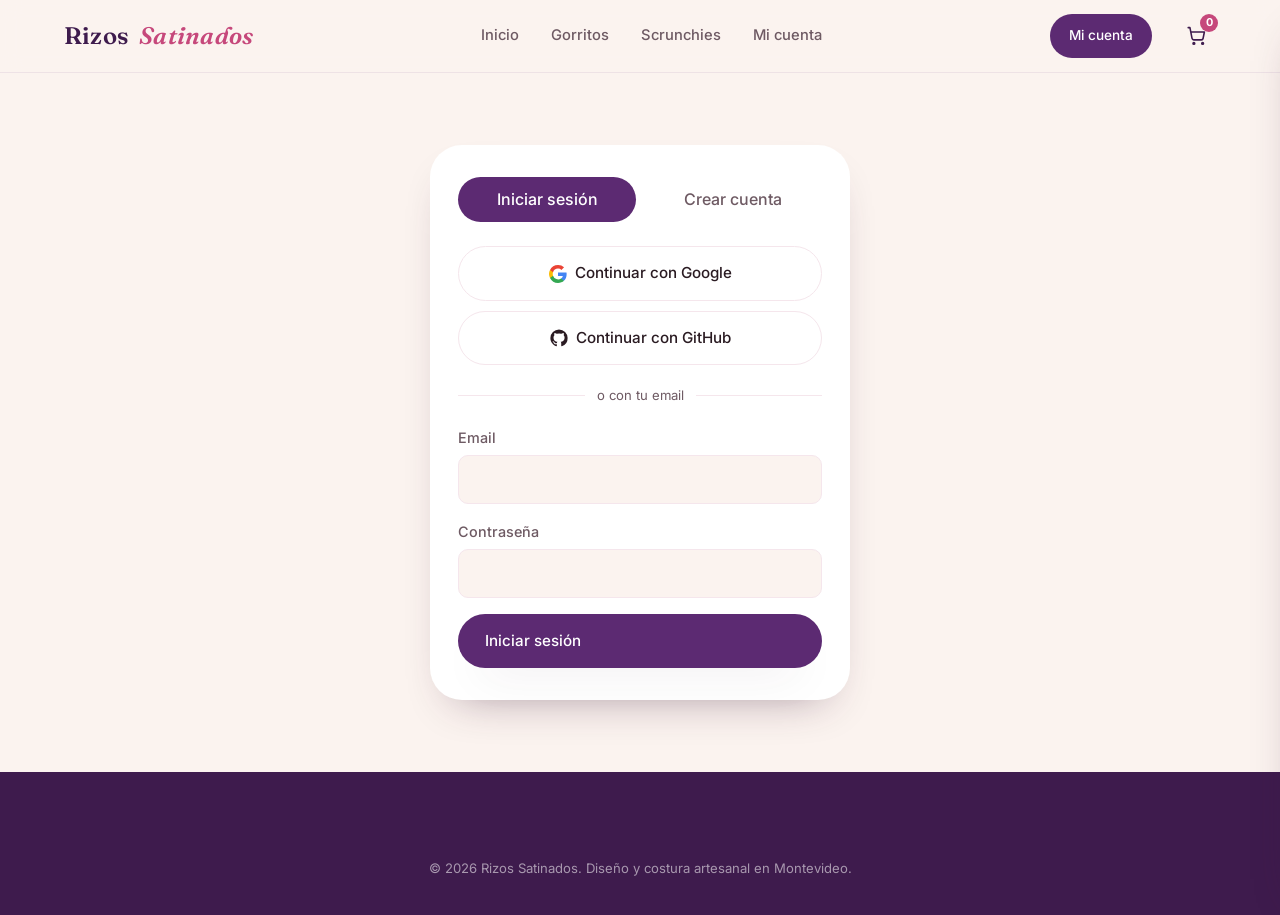
<file: cuenta.html>
<!DOCTYPE html>
<html lang="es">
<head>
<meta charset="UTF-8">
<meta name="viewport" content="width=device-width, initial-scale=1.0">
<title>Iniciar sesión — Rizos Satinados</title>
<meta name="robots" content="noindex">
<link rel="icon" href="data:image/svg+xml,%3Csvg xmlns='http://www.w3.org/2000/svg' viewBox='0 0 100 100'%3E%3Ccircle cx='50' cy='50' r='50' fill='%233E1B4D'/%3E%3Ctext x='50' y='68' font-family='Georgia, serif' font-size='58' font-style='italic' fill='%23FBF3EF' text-anchor='middle'%3ER%3C/text%3E%3C/svg%3E">
<link href="https://fonts.googleapis.com/css2?family=Fraunces:ital,wght@0,400;0,500;0,600;1,500&family=Inter:wght@400;500;600&display=swap" rel="stylesheet">
<link rel="stylesheet" href="css/styles.css">
</head>
<body>

<header class="site-header">
  <div class="wrap header-inner">
    <a href="index.html" class="logo">Rizos <span>Satinados</span></a>
    <nav class="main-nav" id="main-nav">
      <a href="index.html">Inicio</a>
      <a href="index.html#gorritos">Gorritos</a>
      <a href="index.html#scrunchies">Scrunchies</a>
      <a href="mi-cuenta.html">Mi cuenta</a>
    </nav>
    <div class="header-actions">
      <a href="mi-cuenta.html" id="authLink" class="btn btn-primary btn-small">Mi cuenta</a>
    </div>
    <button type="button" class="cart-toggle" id="cartToggle" aria-label="Ver carrito">
      <svg viewBox="0 0 24 24" width="21" height="21" fill="none" stroke="currentColor" stroke-width="1.8" stroke-linecap="round" stroke-linejoin="round" aria-hidden="true"><circle cx="9" cy="21" r="1"/><circle cx="19" cy="21" r="1"/><path d="M2.5 3h2l2.4 12.4a2 2 0 0 0 2 1.6h8.6a2 2 0 0 0 2-1.6L21 8H6"/></svg>
      <span class="cart-count" hidden>0</span>
    </button>
    <button class="nav-toggle" id="navToggle" aria-label="Abrir menú" aria-expanded="false" aria-controls="main-nav">
      <span></span><span></span><span></span>
    </button>
  </div>
</header>

<main id="main">
  <section class="auth-section">
    <div class="wrap auth-wrap">
      <div class="auth-card">
        <div class="auth-tabs">
          <button type="button" class="auth-tab is-active" data-tab="login">Iniciar sesión</button>
          <button type="button" class="auth-tab" data-tab="register">Crear cuenta</button>
        </div>

        <div class="auth-social">
          <button type="button" class="btn btn-outline btn-social" data-provider="google">
            <svg viewBox="0 0 24 24" width="18" height="18" aria-hidden="true"><path fill="#4285F4" d="M23.5 12.27c0-.79-.07-1.54-.2-2.27H12v4.51h6.47a5.54 5.54 0 0 1-2.4 3.64v3h3.88c2.27-2.09 3.55-5.17 3.55-8.88Z"/><path fill="#34A853" d="M12 24c3.24 0 5.95-1.07 7.94-2.9l-3.88-3a7.2 7.2 0 0 1-10.7-3.79H1.35v3.09A12 12 0 0 0 12 24Z"/><path fill="#FBBC05" d="M5.36 14.31a7.2 7.2 0 0 1 0-4.62V6.6H1.35a12 12 0 0 0 0 10.8l4.01-3.09Z"/><path fill="#EA4335" d="M12 4.77a6.52 6.52 0 0 1 4.61 1.8l3.44-3.44A11.6 11.6 0 0 0 12 0 12 12 0 0 0 1.35 6.6l4.01 3.09A7.2 7.2 0 0 1 12 4.77Z"/></svg>
            Continuar con Google
          </button>
          <button type="button" class="btn btn-outline btn-social" data-provider="github">
            <svg viewBox="0 0 24 24" width="18" height="18" fill="currentColor" aria-hidden="true"><path d="M12 .5A11.5 11.5 0 0 0 .5 12c0 5.1 3.29 9.43 7.86 10.96.58.1.79-.25.79-.56v-2.16c-3.2.7-3.87-1.36-3.87-1.36-.53-1.34-1.29-1.7-1.29-1.7-1.05-.72.08-.7.08-.7 1.16.08 1.77 1.2 1.77 1.2 1.03 1.76 2.7 1.25 3.36.96.1-.75.4-1.25.73-1.54-2.55-.29-5.24-1.28-5.24-5.68 0-1.26.45-2.28 1.19-3.09-.12-.29-.51-1.47.11-3.06 0 0 .97-.31 3.18 1.18a11 11 0 0 1 5.8 0c2.2-1.5 3.18-1.18 3.18-1.18.62 1.6.23 2.77.11 3.06.74.81 1.19 1.83 1.19 3.09 0 4.41-2.7 5.38-5.26 5.67.41.36.78 1.08.78 2.18v3.22c0 .32.21.68.8.56A11.5 11.5 0 0 0 23.5 12 11.5 11.5 0 0 0 12 .5Z"/></svg>
            Continuar con GitHub
          </button>
        </div>
        <div class="auth-divider">o con tu email</div>

        <form id="loginForm" class="auth-form">
          <label>Email
            <input type="email" name="email" required autocomplete="email">
          </label>
          <label>Contraseña
            <input type="password" name="password" required autocomplete="current-password">
          </label>
          <p class="auth-error" id="loginError" hidden></p>
          <button type="submit" class="btn btn-primary">Iniciar sesión</button>
        </form>

        <form id="registerForm" class="auth-form" hidden>
          <label>Nombre
            <input type="text" name="full_name" required autocomplete="name">
          </label>
          <label>Email
            <input type="email" name="email" required autocomplete="email">
          </label>
          <label>Contraseña
            <input type="password" name="password" required minlength="6" autocomplete="new-password">
          </label>
          <p class="auth-hint">Con tu cuenta vas a poder ver tus pedidos, guardar favoritos y recibir avisos de stock.</p>
          <p class="auth-error" id="registerError" hidden></p>
          <p class="auth-success" id="registerSuccess" hidden></p>
          <button type="submit" class="btn btn-primary">Crear cuenta</button>
        </form>
      </div>
    </div>
  </section>
</main>

<footer class="site-footer">
  <div class="wrap footer-bottom">
    <p>© <span id="year"></span> Rizos Satinados. Diseño y costura artesanal en Montevideo.</p>
  </div>
</footer>

<div class="cart-backdrop" id="cartBackdrop"></div>
<aside class="cart-drawer" id="cartDrawer" aria-label="Carrito de compras">
  <div class="cart-drawer-head">
    <h2>Tu carrito</h2>
    <button type="button" class="cart-close" id="cartClose" aria-label="Cerrar carrito">
      <svg viewBox="0 0 24 24" width="20" height="20" fill="none" stroke="currentColor" stroke-width="2" stroke-linecap="round" aria-hidden="true"><path d="M6 6l12 12M18 6 6 18"/></svg>
    </button>
  </div>
  <div class="cart-items" id="cartItems"></div>
  <div class="cart-footer">
    <div class="cart-total-row"><span>Total</span><span id="cartTotal">$ 0</span></div>
    <button type="button" class="btn btn-primary js-contact" id="cartCheckoutBtn" data-msg="" hidden>Finalizar por WhatsApp/Instagram</button>
  </div>
</aside>

<script src="js/script.js"></script>
<script type="module" src="js/account.js"></script>
<script type="module" src="js/cart.js"></script>
</body>
</html>
</file>
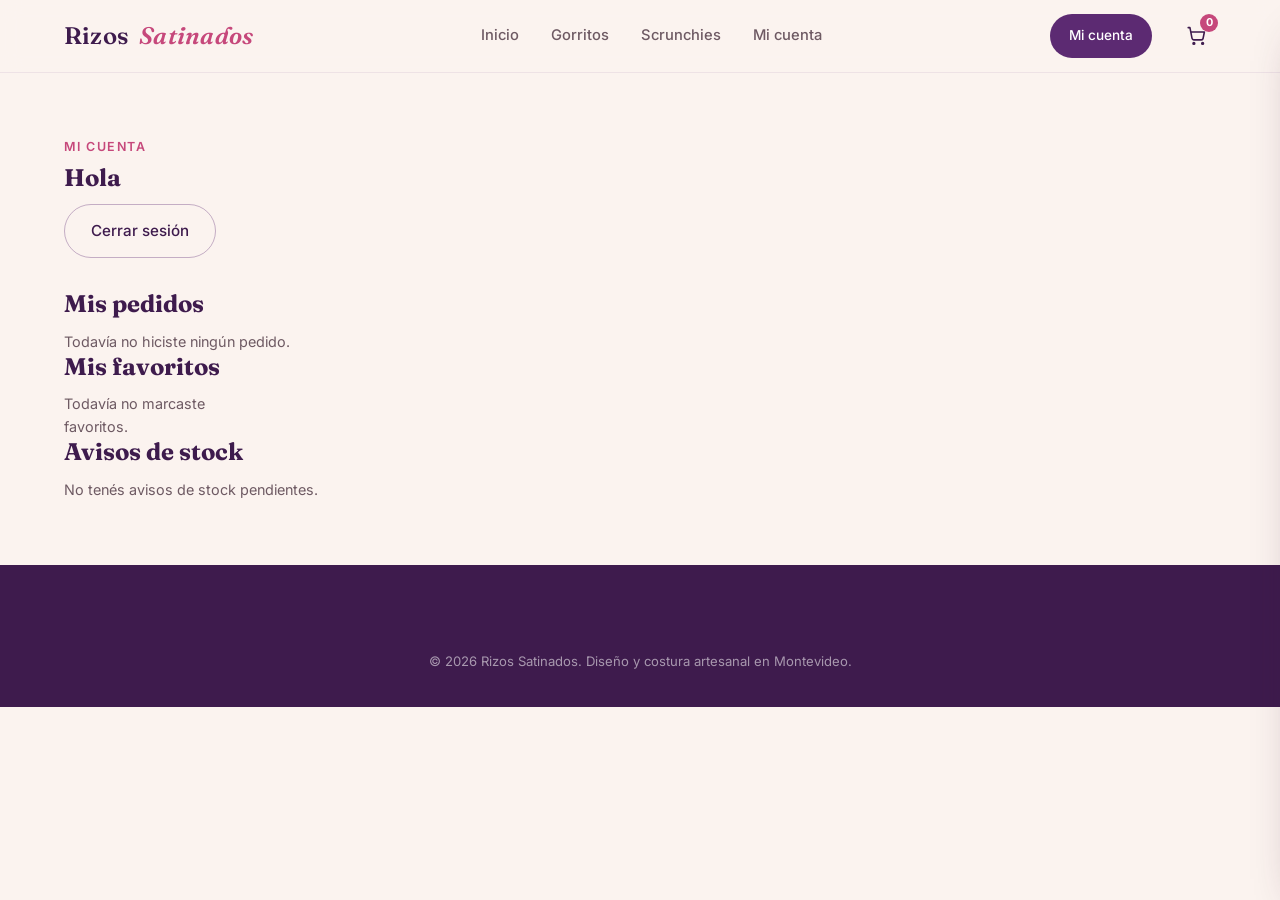
<file: mi-cuenta.html>
<!DOCTYPE html>
<html lang="es">
<head>
<meta charset="UTF-8">
<meta name="viewport" content="width=device-width, initial-scale=1.0">
<title>Mi cuenta — Rizos Satinados</title>
<meta name="robots" content="noindex">
<link rel="icon" href="data:image/svg+xml,%3Csvg xmlns='http://www.w3.org/2000/svg' viewBox='0 0 100 100'%3E%3Ccircle cx='50' cy='50' r='50' fill='%233E1B4D'/%3E%3Ctext x='50' y='68' font-family='Georgia, serif' font-size='58' font-style='italic' fill='%23FBF3EF' text-anchor='middle'%3ER%3C/text%3E%3C/svg%3E">
<link href="https://fonts.googleapis.com/css2?family=Fraunces:ital,wght@0,400;0,500;0,600;1,500&family=Inter:wght@400;500;600&display=swap" rel="stylesheet">
<link rel="stylesheet" href="css/styles.css">
</head>
<body>

<header class="site-header">
  <div class="wrap header-inner">
    <a href="index.html" class="logo">Rizos <span>Satinados</span></a>
    <nav class="main-nav" id="main-nav">
      <a href="index.html">Inicio</a>
      <a href="index.html#gorritos">Gorritos</a>
      <a href="index.html#scrunchies">Scrunchies</a>
      <a href="mi-cuenta.html">Mi cuenta</a>
    </nav>
    <div class="header-actions">
      <a href="mi-cuenta.html" id="authLink" class="btn btn-primary btn-small">Mi cuenta</a>
    </div>
    <button type="button" class="cart-toggle" id="cartToggle" aria-label="Ver carrito">
      <svg viewBox="0 0 24 24" width="21" height="21" fill="none" stroke="currentColor" stroke-width="1.8" stroke-linecap="round" stroke-linejoin="round" aria-hidden="true"><circle cx="9" cy="21" r="1"/><circle cx="19" cy="21" r="1"/><path d="M2.5 3h2l2.4 12.4a2 2 0 0 0 2 1.6h8.6a2 2 0 0 0 2-1.6L21 8H6"/></svg>
      <span class="cart-count" hidden>0</span>
    </button>
    <button class="nav-toggle" id="navToggle" aria-label="Abrir menú" aria-expanded="false" aria-controls="main-nav">
      <span></span><span></span><span></span>
    </button>
  </div>
</header>

<main id="main">
  <section class="account-section">
    <div class="wrap">
      <div class="section-head account-head">
        <p class="eyebrow">Mi cuenta</p>
        <h1 id="greeting">Hola</h1>
        <button type="button" class="btn btn-outline" id="logoutBtn">Cerrar sesión</button>
      </div>

      <div class="account-grid">
        <div class="account-block">
          <h2>Mis pedidos</h2>
          <div id="ordersList" class="account-list">
            <p class="account-empty">Todavía no hiciste ningún pedido.</p>
          </div>
        </div>

        <div class="account-block">
          <h2>Mis favoritos</h2>
          <div id="favoritesList" class="account-list account-list-grid">
            <p class="account-empty">Todavía no marcaste favoritos.</p>
          </div>
        </div>

        <div class="account-block">
          <h2>Avisos de stock</h2>
          <div id="alertsList" class="account-list">
            <p class="account-empty">No tenés avisos de stock pendientes.</p>
          </div>
        </div>
      </div>
    </div>
  </section>
</main>

<footer class="site-footer">
  <div class="wrap footer-bottom">
    <p>© <span id="year"></span> Rizos Satinados. Diseño y costura artesanal en Montevideo.</p>
  </div>
</footer>

<div class="cart-backdrop" id="cartBackdrop"></div>
<aside class="cart-drawer" id="cartDrawer" aria-label="Carrito de compras">
  <div class="cart-drawer-head">
    <h2>Tu carrito</h2>
    <button type="button" class="cart-close" id="cartClose" aria-label="Cerrar carrito">
      <svg viewBox="0 0 24 24" width="20" height="20" fill="none" stroke="currentColor" stroke-width="2" stroke-linecap="round" aria-hidden="true"><path d="M6 6l12 12M18 6 6 18"/></svg>
    </button>
  </div>
  <div class="cart-items" id="cartItems"></div>
  <div class="cart-footer">
    <div class="cart-total-row"><span>Total</span><span id="cartTotal">$ 0</span></div>
    <button type="button" class="btn btn-primary js-contact" id="cartCheckoutBtn" data-msg="" hidden>Finalizar por WhatsApp/Instagram</button>
  </div>
</aside>

<script src="js/script.js"></script>
<script type="module" src="js/my-account.js"></script>
<script type="module" src="js/cart.js"></script>
</body>
</html>
</file>
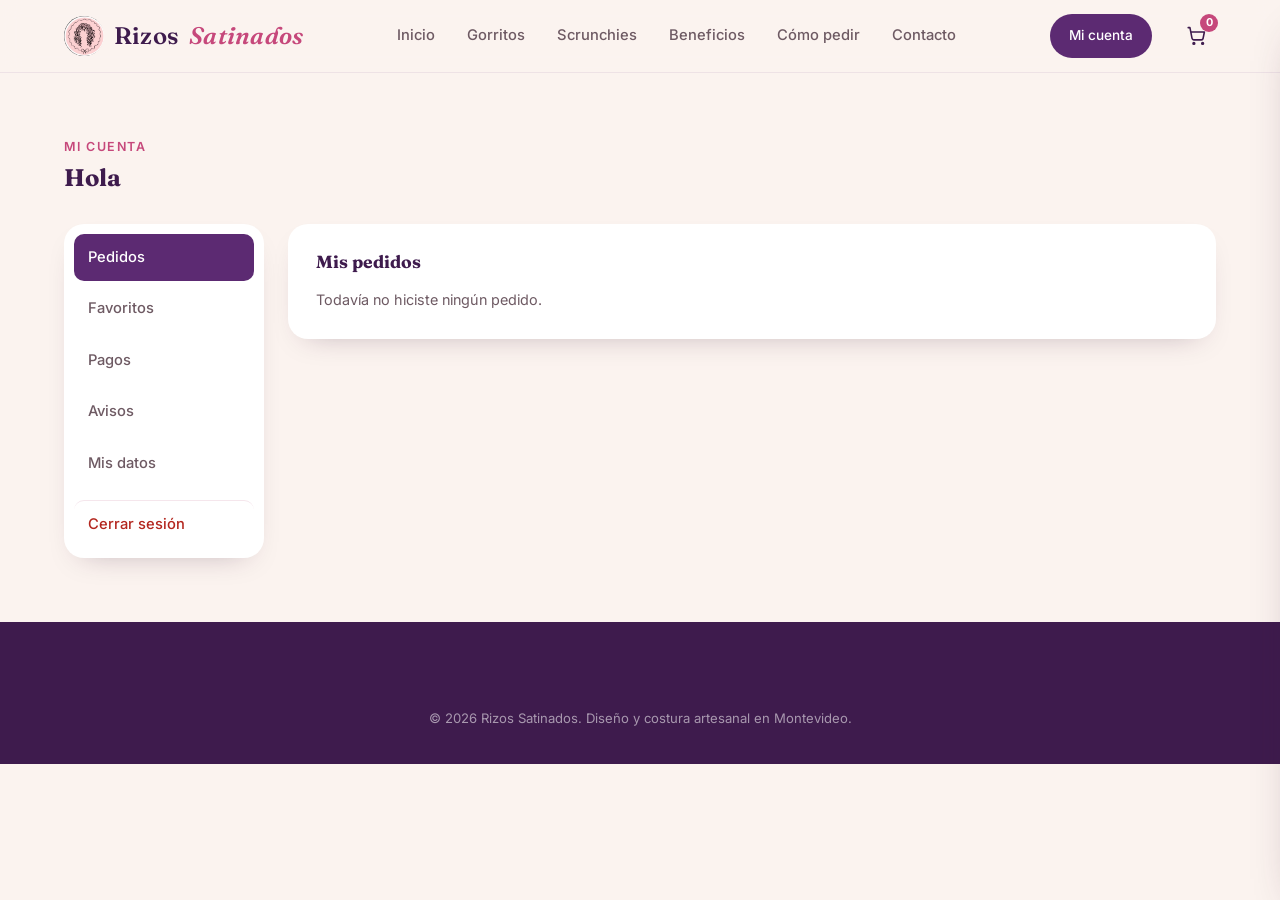
<file: myaccount.html>
<!DOCTYPE html>
<html lang="es">
<head>
<meta charset="UTF-8">
<meta name="viewport" content="width=device-width, initial-scale=1.0">
<title>Mi cuenta — Rizos Satinados</title>
<meta name="robots" content="noindex">
<link rel="icon" type="image/jpeg" href="img/Logo.jpeg">
<link href="https://fonts.googleapis.com/css2?family=Fraunces:ital,wght@0,400;0,500;0,600;1,500&family=Inter:wght@400;500;600&display=swap" rel="stylesheet">
<link rel="stylesheet" href="css/styles.css">
</head>
<body>

<header class="site-header">
  <div class="wrap header-inner">
    <a href="index.html" class="logo">
      <img src="img/Logo.jpeg" alt="Logo Rizos Satinados" class="logo-mark">
      Rizos <span>Satinados</span>
    </a>
    <nav class="main-nav" id="main-nav">
      <a href="index.html">Inicio</a>
      <a href="index.html#gorritos">Gorritos</a>
      <a href="index.html#scrunchies">Scrunchies</a>
      <a href="index.html#beneficios">Beneficios</a>
      <a href="index.html#pedir">Cómo pedir</a>
      <a href="index.html#contacto">Contacto</a>
    </nav>
    <div class="header-actions">
      <a href="myaccount.html" id="authLink" class="btn btn-primary btn-small">Mi cuenta</a>
    </div>
    <button type="button" class="cart-toggle" id="cartToggle" aria-label="Ver carrito">
      <svg viewBox="0 0 24 24" width="21" height="21" fill="none" stroke="currentColor" stroke-width="1.8" stroke-linecap="round" stroke-linejoin="round" aria-hidden="true"><circle cx="9" cy="21" r="1"/><circle cx="19" cy="21" r="1"/><path d="M2.5 3h2l2.4 12.4a2 2 0 0 0 2 1.6h8.6a2 2 0 0 0 2-1.6L21 8H6"/></svg>
      <span class="cart-count" hidden>0</span>
    </button>
    <button class="nav-toggle" id="navToggle" aria-label="Abrir menú" aria-expanded="false" aria-controls="main-nav">
      <span></span><span></span><span></span>
    </button>
  </div>
</header>

<main id="main">
  <section class="account-section">
    <div class="wrap">
      <div class="section-head account-head">
        <p class="eyebrow">Mi cuenta</p>
        <h1 id="greeting">Hola</h1>
      </div>

      <div class="account-layout">
        <nav class="account-nav" id="accountNav">
          <button type="button" class="account-nav-item is-active" data-tab="pedidos">Pedidos</button>
          <button type="button" class="account-nav-item" data-tab="favoritos">Favoritos</button>
          <button type="button" class="account-nav-item" data-tab="pagos">Pagos</button>
          <button type="button" class="account-nav-item" data-tab="avisos">Avisos</button>
          <button type="button" class="account-nav-item" data-tab="cuenta">Mis datos</button>
          <a href="admin.html" class="account-nav-item account-nav-admin" id="adminNavLink" hidden>Administración</a>
          <button type="button" class="account-nav-item account-nav-logout" id="logoutBtn">Cerrar sesión</button>
        </nav>

        <div class="account-panels">
          <div class="account-panel is-active" data-panel="pedidos">
            <h2>Mis pedidos</h2>
            <div id="ordersList" class="account-list">
              <p class="account-empty">Todavía no hiciste ningún pedido.</p>
            </div>
          </div>

          <div class="account-panel" data-panel="favoritos">
            <div class="account-panel-head">
              <h2>Mis favoritos</h2>
              <a href="index.html#gorritos" class="btn btn-outline btn-small">Ver gorritos</a>
            </div>
            <div id="favoritesList" class="account-list account-list-grid">
              <p class="account-empty">Todavía no marcaste favoritos.</p>
            </div>
          </div>

          <div class="account-panel" data-panel="pagos">
            <h2>Pagos</h2>
            <div id="paymentsList" class="account-list">
              <p class="account-empty">Todavía no hay pagos para mostrar.</p>
            </div>
          </div>

          <div class="account-panel" data-panel="avisos">
            <h2>Avisos de stock</h2>
            <div id="alertsList" class="account-list account-list-grid">
              <p class="account-empty">No tenés avisos de stock pendientes.</p>
            </div>
          </div>

          <div class="account-panel" data-panel="cuenta">
            <h2>Mis datos</h2>
            <form id="profileForm" class="auth-form">
              <label>Nombre completo
                <input type="text" name="full_name">
              </label>
              <label>Teléfono
                <input type="text" name="phone" placeholder="09X XXX XXX">
              </label>
              <p class="auth-error" id="profileError" hidden></p>
              <p class="auth-success" id="profileSuccess" hidden></p>
              <button type="submit" class="btn btn-primary">Guardar datos</button>
            </form>

            <hr class="account-divider">

            <h2>Cambiar email</h2>
            <form id="emailForm" class="auth-form">
              <label>Nuevo email
                <input type="email" name="email" required>
              </label>
              <p class="auth-hint">Te vamos a pedir que confirmes el cambio desde tu correo nuevo.</p>
              <p class="auth-error" id="emailError" hidden></p>
              <p class="auth-success" id="emailSuccess" hidden></p>
              <button type="submit" class="btn btn-outline">Cambiar email</button>
            </form>

            <hr class="account-divider">

            <h2>Cambiar contraseña</h2>
            <form id="passwordForm" class="auth-form">
              <label>Nueva contraseña
                <input type="password" name="password" minlength="6" required autocomplete="new-password">
              </label>
              <label>Repetir contraseña
                <input type="password" name="password_confirm" minlength="6" required autocomplete="new-password">
              </label>
              <p class="auth-error" id="passwordError" hidden></p>
              <p class="auth-success" id="passwordSuccess" hidden></p>
              <button type="submit" class="btn btn-outline">Cambiar contraseña</button>
            </form>
          </div>
        </div>
      </div>
    </div>
  </section>
</main>

<footer class="site-footer">
  <div class="wrap footer-bottom">
    <p>© <span id="year"></span> Rizos Satinados. Diseño y costura artesanal en Montevideo.</p>
  </div>
</footer>

<div class="cart-backdrop" id="cartBackdrop"></div>
<aside class="cart-drawer" id="cartDrawer" aria-label="Carrito de compras">
  <div class="cart-drawer-head">
    <h2>Tu carrito</h2>
    <button type="button" class="cart-close" id="cartClose" aria-label="Cerrar carrito">
      <svg viewBox="0 0 24 24" width="20" height="20" fill="none" stroke="currentColor" stroke-width="2" stroke-linecap="round" aria-hidden="true"><path d="M6 6l12 12M18 6 6 18"/></svg>
    </button>
  </div>
  <div class="cart-items" id="cartItems"></div>
  <div class="cart-footer">
    <div class="cart-total-row"><span>Total</span><span id="cartTotal">$ 0</span></div>
    <button type="button" class="btn btn-primary btn-prex" id="cartPrexBtn" hidden>Pagar</button>
  </div>
</aside>

<div class="prex-backdrop" id="prexBackdrop"></div>
<div class="prex-modal" id="prexModal" role="dialog" aria-modal="true" aria-label="Pagar">
  <button type="button" class="contact-menu-close" id="prexClose" aria-label="Cerrar">
    <svg viewBox="0 0 24 24" width="18" height="18" fill="none" stroke="currentColor" stroke-width="2" stroke-linecap="round" aria-hidden="true"><path d="M6 6l12 12M18 6 6 18"/></svg>
  </button>
  <p class="contact-menu-title">Pagar</p>
  <div class="prex-info">
    <p>Transferí el total por Prex a:</p>
    <p class="prex-info-line"><strong>Miranda Parrilla</strong></p>
    <p class="prex-info-line">Nº Prex: <strong>1395033</strong></p>
    <p class="prex-info-total">Total del pedido: <span id="prexTotal">$ 0</span></p>
  </div>
  <form id="prexForm" class="auth-form">
    <label>Nombre y apellido
      <input type="text" name="guest_name" required>
    </label>
    <label>Email
      <input type="email" name="guest_email" required>
    </label>
    <label>Tu Instagram
      <input type="text" name="contact_value" required placeholder="@tu.usuario">
    </label>
    <label>Código de transferencia
      <input type="text" name="transfer_code" required>
    </label>
    <p class="auth-hint">Después de pagar te llevamos directo a Instagram para coordinar la entrega.</p>
    <p class="auth-error" id="prexError" hidden></p>
    <button type="submit" class="btn btn-primary">Confirmar pago</button>
  </form>
</div>

<div class="prex-backdrop" id="successBackdrop"></div>
<div class="prex-modal success-modal" id="successModal" role="dialog" aria-modal="true" aria-label="Coordinar entrega">
  <button type="button" class="contact-menu-close" id="successClose" aria-label="Cerrar">
    <svg viewBox="0 0 24 24" width="18" height="18" fill="none" stroke="currentColor" stroke-width="2" stroke-linecap="round" aria-hidden="true"><path d="M6 6l12 12M18 6 6 18"/></svg>
  </button>
  <span class="success-icon">
    <svg viewBox="0 0 24 24" width="26" height="26" fill="none" stroke="currentColor" stroke-width="2" stroke-linecap="round" stroke-linejoin="round" aria-hidden="true"><path d="M20 6 9 17l-5-5"/></svg>
  </span>
  <p class="contact-menu-title">¡Gracias por tu compra!</p>
  <p class="success-text">Tocá el botón para escribirnos por Instagram y coordinar la entrega.</p>
  <button type="button" class="btn btn-primary" id="coordinarEntregaBtn">
    <svg viewBox="0 0 24 24" width="18" height="18" fill="currentColor" aria-hidden="true"><path d="M12 2.2c3.2 0 3.58.01 4.85.07 1.17.05 1.97.24 2.43.41.55.2.99.46 1.42.9.44.43.7.87.9 1.42.17.46.36 1.26.41 2.43.06 1.27.07 1.65.07 4.85s-.01 3.58-.07 4.85c-.05 1.17-.24 1.97-.41 2.43-.2.55-.46.99-.9 1.42-.43.44-.87.7-1.42.9-.46.17-1.26.36-2.43.41-1.27.06-1.65.07-4.85.07s-3.58-.01-4.85-.07c-1.17-.05-1.97-.24-2.43-.41a3.9 3.9 0 0 1-1.42-.9 3.9 3.9 0 0 1-.9-1.42c-.17-.46-.36-1.26-.41-2.43C2.21 15.58 2.2 15.2 2.2 12s.01-3.58.07-4.85c.05-1.17.24-1.97.41-2.43.2-.55.46-.99.9-1.42.43-.44.87-.7 1.42-.9.46-.17 1.26-.36 2.43-.41C8.42 2.21 8.8 2.2 12 2.2Zm0 1.98c-3.15 0-3.5.01-4.73.07-.96.04-1.48.2-1.83.34-.46.18-.79.39-1.13.73-.34.34-.55.67-.73 1.13-.14.35-.3.87-.34 1.83-.06 1.23-.07 1.58-.07 4.73s.01 3.5.07 4.73c.04.96.2 1.48.34 1.83.18.46.39.79.73 1.13.34.34.67.55 1.13.73.35.14.87.3 1.83.34 1.23.06 1.58.07 4.73.07s3.5-.01 4.73-.07c.96-.04 1.48-.2 1.83-.34.46-.18.79-.39 1.13-.73.34-.34.55-.67.73-1.13.14-.35.3-.87.34-1.83.06-1.23.07-1.58.07-4.73s-.01-3.5-.07-4.73c-.04-.96-.2-1.48-.34-1.83a3.03 3.03 0 0 0-.73-1.13 3.03 3.03 0 0 0-1.13-.73c-.35-.14-.87-.3-1.83-.34C15.5 4.19 15.15 4.18 12 4.18Zm0 3.37a4.45 4.45 0 1 1 0 8.9 4.45 4.45 0 0 1 0-8.9Zm0 1.98a2.47 2.47 0 1 0 0 4.94 2.47 2.47 0 0 0 0-4.94Zm4.66-2.2a1.04 1.04 0 1 1 0 2.08 1.04 1.04 0 0 1 0-2.08Z"/></svg>
    Coordinar entrega
  </button>
</div>

<div class="prex-backdrop" id="confirmBackdrop"></div>
<div class="prex-modal confirm-modal" id="confirmModal" role="dialog" aria-modal="true" aria-label="Confirmar">
  <p class="contact-menu-title" id="confirmTitle">¿Estás segura?</p>
  <p class="success-text" id="confirmMessage"></p>
  <div class="confirm-modal-actions">
    <button type="button" class="btn btn-outline" id="confirmCancelBtn">Cancelar</button>
    <button type="button" class="btn btn-primary" id="confirmOkBtn">Confirmar</button>
  </div>
</div>

<script src="js/script.js"></script>
<script type="module" src="js/my-account.js"></script>
<script type="module" src="js/cart.js"></script>
</body>
</html>
</file>
<file: css/styles.css>
:root {
  --cream: #FBF3EF;
  --cream-alt: #F5E6EC;
  --ink: #2A1B22;
  --ink-soft: #6E5A63;
  --plum: #5C2A72;
  --plum-dark: #3E1B4D;
  --rose: #C6487B;
  --rose-soft: #F0C9DA;
  --champagne: #D9B98A;
  --gold: #C79A5E;
  --white: #FFFFFF;

  --radius-sm: 10px;
  --radius-md: 20px;
  --radius-lg: 32px;
  --shadow-soft: 0 20px 45px -25px rgba(61, 25, 56, 0.45);
  --shadow-card: 0 12px 30px -18px rgba(61, 25, 56, 0.35);

  --font-display: "Fraunces", Georgia, "Times New Roman", serif;
  --font-body: "Inter", "Segoe UI", system-ui, sans-serif;
}

* { box-sizing: border-box; }
html { scroll-behavior: smooth; }

body {
  margin: 0;
  font-family: var(--font-body);
  color: var(--ink);
  background: var(--cream);
  line-height: 1.6;
  -webkit-font-smoothing: antialiased;
  animation: page-fade-in .4s ease;
}

@keyframes page-fade-in {
  from { opacity: 0; }
  to { opacity: 1; }
}

body.page-leaving {
  opacity: 0;
  transition: opacity .18s ease;
}

@media (prefers-reduced-motion: reduce) {
  body { animation: none; }
  body.page-leaving { opacity: 1; transition: none; }
}

img { max-width: 100%; display: block; }

h1, h2, h3, h4 {
  font-family: var(--font-display);
  color: var(--plum-dark);
  margin: 0 0 .5em;
  line-height: 1.15;
}

p { margin: 0 0 1em; }
a { color: inherit; text-decoration: none; }
button { font: inherit; color: inherit; background: none; border: none; }

.wrap {
  width: 100%;
  max-width: 1200px;
  margin: 0 auto;
  padding: 0 24px;
}

.skip-link {
  position: absolute;
  left: -999px;
  top: 0;
  background: var(--plum);
  color: var(--white);
  padding: 10px 18px;
  border-radius: 0 0 8px 0;
  z-index: 999;
}
.skip-link:focus { left: 0; }

.eyebrow {
  font-family: var(--font-body);
  text-transform: uppercase;
  letter-spacing: .12em;
  font-size: .78rem;
  font-weight: 600;
  color: var(--rose);
  margin: 0 0 .6em;
}

.btn {
  display: inline-flex;
  align-items: center;
  gap: 8px;
  padding: 14px 26px;
  border-radius: 999px;
  font-weight: 500;
  font-size: .95rem;
  border: 1.5px solid transparent;
  cursor: pointer;
  transition: transform .18s ease, box-shadow .18s ease, background .18s ease, color .18s ease;
  white-space: nowrap;
}
.btn:hover { transform: translateY(-2px); }

.btn-primary {
  background: var(--plum);
  color: var(--white);
  box-shadow: var(--shadow-soft);
}
.btn-primary:hover { background: var(--plum-dark); }

.btn-outline {
  background: transparent;
  border-color: rgba(92, 42, 114, .35);
  color: var(--plum-dark);
}
.btn-outline:hover { background: rgba(92, 42, 114, .08); }

.btn-on-dark { border-color: rgba(255,255,255,.5); color: var(--white); }
.btn-on-dark:hover { background: rgba(255,255,255,.12); }

.btn-small { padding: 10px 18px; font-size: .85rem; }
.btn[hidden] { display: none; }

.btn-social {
  background: var(--white);
  border-color: var(--cream-alt);
  color: var(--ink);
  width: 100%;
  justify-content: center;
}
.btn-social:hover { background: var(--cream-alt); }
.auth-divider {
  display: flex;
  align-items: center;
  gap: 12px;
  color: var(--ink-soft);
  font-size: .82rem;
  margin: 20px 0;
}
.auth-divider::before, .auth-divider::after {
  content: "";
  flex: 1;
  height: 1px;
  background: var(--cream-alt);
}
.auth-social { display: flex; flex-direction: column; gap: 10px; }

.announce-bar {
  background: var(--plum-dark);
  color: var(--cream-alt);
}
.announce-bar p {
  margin: 0;
  text-align: center;
  font-size: .8rem;
  letter-spacing: .02em;
  padding: 8px 16px;
}

.site-header {
  position: sticky;
  top: 0;
  z-index: 100;
  background: rgba(251, 243, 239, .88);
  backdrop-filter: blur(10px);
  border-bottom: 1px solid rgba(92, 42, 114, .08);
}
.header-inner {
  display: flex;
  align-items: center;
  justify-content: space-between;
  gap: 24px;
  padding-top: 14px;
  padding-bottom: 14px;
}
.logo {
  display: flex;
  align-items: center;
  gap: 10px;
  font-family: var(--font-display);
  font-size: 1.5rem;
  font-weight: 600;
  color: var(--plum-dark);
  letter-spacing: .01em;
}
.logo span { color: var(--rose); font-style: italic; }
.logo-mark {
  width: 40px;
  height: 40px;
  border-radius: 50%;
  object-fit: cover;
  flex-shrink: 0;
}

.main-nav {
  display: flex;
  gap: 28px;
  flex: 1;
  justify-content: center;
}
.main-nav a {
  font-size: .92rem;
  font-weight: 500;
  color: var(--ink-soft);
  position: relative;
  padding: 6px 2px;
}
.main-nav a:hover { color: var(--plum); }
.main-nav a::after {
  content: "";
  position: absolute;
  left: 0; right: 0; bottom: -2px;
  height: 2px;
  background: var(--rose);
  transform: scaleX(0);
  transition: transform .2s ease;
}
.main-nav a:hover::after { transform: scaleX(1); }

.nav-account-link { display: none; }

.nav-toggle {
  display: none;
  flex-direction: column;
  justify-content: center;
  gap: 5px;
  width: 40px;
  height: 40px;
  background: none;
  border: none;
  cursor: pointer;
}
.nav-toggle span {
  display: block;
  height: 2px;
  width: 100%;
  background: var(--plum-dark);
  border-radius: 2px;
  transition: transform .25s ease, opacity .25s ease;
}
.nav-toggle.open span:nth-child(1) { transform: translateY(7px) rotate(45deg); }
.nav-toggle.open span:nth-child(2) { opacity: 0; }
.nav-toggle.open span:nth-child(3) { transform: translateY(-7px) rotate(-45deg); }

.hero {
  padding: 72px 0 96px;
  overflow: hidden;
  background:
    radial-gradient(60% 55% at 85% 8%, rgba(198,72,123,.16), transparent 65%),
    radial-gradient(50% 45% at 5% 95%, rgba(92,42,114,.14), transparent 65%);
}
.hero-inner {
  display: grid;
  grid-template-columns: 1.05fr .95fr;
  gap: 56px;
  align-items: center;
}
.hero h1 {
  font-size: clamp(2.3rem, 4.2vw, 3.4rem);
  margin-bottom: .4em;
}
.hero h1 em { color: var(--rose); font-style: italic; }
.hero-lead {
  font-size: 1.08rem;
  color: var(--ink-soft);
  max-width: 46ch;
}
.hero-actions {
  display: flex;
  flex-wrap: wrap;
  gap: 14px;
  margin: 28px 0 34px;
}
.hero-actions.center { justify-content: center; }

.hero-stats {
  display: flex;
  gap: 34px;
  list-style: none;
  padding: 0;
  margin: 0;
}
.hero-stats li { display: flex; flex-direction: column; }
.hero-stats strong { font-family: var(--font-display); font-size: 1.4rem; color: var(--plum-dark); }
.hero-stats span { font-size: .78rem; color: var(--ink-soft); text-transform: uppercase; letter-spacing: .06em; }

.hero-media {
  position: relative;
  display: flex;
  justify-content: center;
  align-items: center;
}
.hero-media-glow {
  position: absolute;
  inset: 6% 10%;
  background: linear-gradient(160deg, var(--rose-soft), var(--champagne) 70%);
  border-radius: 50% 45% 55% 50% / 55% 50% 50% 45%;
  filter: blur(2px);
  opacity: .8;
  z-index: 0;
}
.hero-img-main {
  position: relative;
  z-index: 1;
  width: min(380px, 80%);
  aspect-ratio: 4/5;
  object-fit: cover;
  border-radius: var(--radius-lg);
  box-shadow: var(--shadow-soft);
  border: 6px solid var(--cream);
}
.hero-img-float {
  position: absolute;
  z-index: 2;
  width: 130px;
  height: 130px;
  object-fit: cover;
  border-radius: 50%;
  right: 4%;
  bottom: 4%;
  border: 5px solid var(--cream);
  box-shadow: var(--shadow-card);
}

section { padding: 88px 0; }
.section-head {
  max-width: 620px;
  margin: 0 auto 48px;
  text-align: center;
}
.section-head h2 { font-size: clamp(1.7rem, 3vw, 2.3rem); }
.section-lead { color: var(--ink-soft); }

.benefits { background: var(--white); }
.benefits-grid {
  display: grid;
  grid-template-columns: repeat(4, 1fr);
  gap: 24px;
}
.payment-grid {
  display: grid;
  grid-template-columns: repeat(3, 1fr);
  gap: 24px;
  max-width: 900px;
  margin: 0 auto;
}
.benefit-card {
  background: var(--cream);
  border-radius: var(--radius-md);
  padding: 30px 26px;
  text-align: left;
  transition: transform .2s ease, box-shadow .2s ease;
}
.benefit-card:hover { transform: translateY(-4px); box-shadow: var(--shadow-card); }
.benefit-icon { font-size: 1.8rem; display: block; margin-bottom: 14px; }
.benefit-card h3 { font-size: 1.08rem; margin-bottom: .35em; }
.benefit-card p { color: var(--ink-soft); font-size: .92rem; margin: 0; }

.products.alt { background: var(--cream-alt); }
.product-grid {
  display: grid;
  grid-template-columns: repeat(4, 1fr);
  gap: 26px;
}
.scrunchie-grid { grid-template-columns: repeat(4, 1fr); }

.product-card {
  margin: 0;
  background: var(--white);
  border-radius: var(--radius-md);
  overflow: hidden;
  box-shadow: var(--shadow-card);
  transition: transform .22s ease, box-shadow .22s ease;
}
.product-card:hover { transform: translateY(-6px); }
.product-img { aspect-ratio: 1/1; overflow: hidden; background: var(--cream-alt); }
.product-img img { width: 100%; height: 100%; object-fit: cover; transition: transform .5s ease; }
.product-card:hover .product-img img { transform: scale(1.06); }

.product-card figcaption { padding: 16px 18px 20px; }
.product-card h3 { font-size: 1.02rem; margin-bottom: .2em; }

.steps-grid {
  list-style: none;
  margin: 0;
  padding: 0;
  display: grid;
  grid-template-columns: repeat(3, 1fr);
  gap: 26px;
}
.step-card {
  background: var(--white);
  border-radius: var(--radius-md);
  padding: 34px 28px;
  text-align: center;
  box-shadow: var(--shadow-card);
}
.step-num {
  display: inline-flex;
  align-items: center;
  justify-content: center;
  width: 42px;
  height: 42px;
  border-radius: 50%;
  background: var(--plum);
  color: var(--white);
  font-family: var(--font-display);
  font-size: 1.1rem;
  margin-bottom: 16px;
}
.step-card h3 { font-size: 1.08rem; }
.step-card p { color: var(--ink-soft); font-size: .92rem; margin: 0; }
.steps-cta {
  display: flex;
  justify-content: center;
  gap: 14px;
  margin-top: 44px;
  flex-wrap: wrap;
}

.about { background: var(--white); }
.about-inner {
  display: grid;
  grid-template-columns: .8fr 1fr;
  gap: 56px;
  align-items: center;
}
.about-media img {
  border-radius: var(--radius-lg);
  box-shadow: var(--shadow-soft);
  aspect-ratio: 4/5;
  object-fit: cover;
}
.about-copy h2 { font-size: clamp(1.7rem, 3vw, 2.2rem); }
.about-copy p { color: var(--ink-soft); }
.about-copy strong { color: var(--plum-dark); }

.cta-final {
  background: linear-gradient(135deg, var(--plum-dark), var(--plum) 60%, var(--rose));
  color: var(--white);
}
.cta-final-inner { text-align: center; max-width: 620px; }
.cta-final .eyebrow { color: var(--rose-soft); }
.cta-final h2 { color: var(--white); }
.cta-final p { color: rgba(255,255,255,.85); }
.cta-final .btn-primary { background: var(--white); color: var(--plum-dark); }
.cta-final .btn-primary:hover { background: var(--cream); }

.site-footer { background: var(--plum-dark); color: rgba(255,255,255,.82); padding-top: 64px; }
.footer-inner {
  display: grid;
  grid-template-columns: 1.4fr 1fr 1fr;
  gap: 40px;
  padding-bottom: 40px;
  border-bottom: 1px solid rgba(255,255,255,.12);
}
.footer-brand .logo { color: var(--white); }
.footer-brand .logo span { color: var(--rose-soft); }
.footer-brand p { color: rgba(255,255,255,.7); max-width: 34ch; }
.footer-col h4 {
  color: var(--white);
  font-family: var(--font-body);
  font-size: .8rem;
  text-transform: uppercase;
  letter-spacing: .1em;
  margin-bottom: 16px;
}
.footer-col { display: flex; flex-direction: column; gap: 10px; font-size: .92rem; }
.footer-col a:hover { color: var(--rose-soft); }
.footer-static { color: rgba(255,255,255,.65); }
.footer-bottom { padding: 22px 24px; text-align: center; font-size: .82rem; color: rgba(255,255,255,.55); }

.contact-menu-title {
  font-family: var(--font-display);
  font-size: 1.1rem;
  color: var(--plum-dark);
  text-align: center;
  margin: 0 0 14px;
}
.contact-menu-close {
  position: absolute;
  top: 10px;
  right: 10px;
  width: 32px;
  height: 32px;
  display: flex;
  align-items: center;
  justify-content: center;
  border-radius: 50%;
  color: var(--ink-soft);
  cursor: pointer;
  transition: background .15s ease, color .15s ease;
}
.contact-menu-close:hover { background: var(--cream-alt); color: var(--ink); }

.out-badge {
  position: absolute;
  top: 12px;
  left: 12px;
  z-index: 2;
  background: var(--plum-dark);
  color: var(--white);
  font-size: .72rem;
  font-weight: 600;
  text-transform: uppercase;
  letter-spacing: .04em;
  padding: 5px 10px;
  border-radius: 999px;
}
.price-tbd { color: var(--ink-soft); font-weight: 500; }

.stock-line { font-size: .8rem; margin: 0 0 12px; }
.stock-in { color: #1a7f4b; }
.stock-out { color: #B3261E; font-weight: 600; }

.product-card.out-of-stock .product-img img { opacity: .5; filter: grayscale(.4); }
.product-card.out-of-stock .price { text-decoration: line-through; opacity: .6; }

.cart-add-btn.is-disabled {
  background: var(--cream-alt);
  color: var(--ink-soft);
  cursor: not-allowed;
  text-decoration: line-through;
}
.cart-add-btn.is-disabled:hover { background: var(--cream-alt); }

.card-actions-row {
  display: flex;
  align-items: center;
  gap: 8px;
}
.fav-btn {
  flex-shrink: 0;
  width: 36px;
  height: 36px;
  border-radius: 50%;
  background: var(--cream-alt);
  color: var(--plum);
  display: flex;
  align-items: center;
  justify-content: center;
  cursor: pointer;
  transition: transform .15s ease, color .15s ease, background .15s ease;
}
.fav-btn:hover { transform: scale(1.06); }
.fav-btn.is-fav { color: var(--rose); }

.cart-add-btn {
  flex: 1;
  display: flex;
  align-items: center;
  justify-content: center;
  gap: 6px;
  padding: 9px 12px;
  border-radius: 999px;
  background: var(--plum);
  color: var(--white);
  font-size: .82rem;
  font-weight: 600;
  cursor: pointer;
  transition: background .15s ease;
}
.cart-add-btn:hover { background: var(--plum-dark); }
.cart-add-btn.just-added { background: #1a7f4b; }

.alert-btn {
  flex: 1;
  padding: 9px 12px;
  border-radius: 999px;
  background: var(--cream-alt);
  color: var(--plum-dark);
  font-size: .78rem;
  font-weight: 600;
  cursor: pointer;
  text-align: center;
}
.alert-btn:hover { color: var(--rose); }
.alert-btn:disabled { color: var(--ink-soft); cursor: default; }

.faq-list {
  max-width: 720px;
  margin: 0 auto;
  display: flex;
  flex-direction: column;
  gap: 12px;
}
.faq-item {
  background: var(--white);
  border-radius: var(--radius-md);
  padding: 18px 22px;
  box-shadow: var(--shadow-card);
}
.faq-item summary {
  cursor: pointer;
  font-weight: 600;
  color: var(--plum-dark);
  list-style: none;
}
.faq-item summary::-webkit-details-marker { display: none; }
.faq-item summary::after { content: "+"; float: right; color: var(--rose); font-size: 1.2rem; }
.faq-item[open] summary::after { content: "–"; }
.faq-item p { margin: 12px 0 0; color: var(--ink-soft); }

.testimonials { background: var(--cream-alt); }
.testimonials-track {
  display: grid;
  grid-template-columns: repeat(3, 1fr);
  gap: 24px;
}
.testimonial-card {
  background: var(--white);
  border-radius: var(--radius-md);
  padding: 26px 24px;
  box-shadow: var(--shadow-card);
  margin: 0;
}
.testimonial-card p { font-style: italic; color: var(--ink); }
.testimonial-card cite { font-style: normal; color: var(--rose); font-weight: 600; font-size: .88rem; }

.auth-section { padding: 72px 0; }
.auth-wrap { display: flex; justify-content: center; }
.auth-card {
  width: min(420px, 100%);
  background: var(--white);
  border-radius: var(--radius-lg);
  box-shadow: var(--shadow-soft);
  padding: 32px 28px;
}
.auth-tabs { display: flex; gap: 8px; margin-bottom: 24px; }
.auth-tab {
  flex: 1;
  padding: 10px;
  border-radius: 999px;
  font-weight: 500;
  color: var(--ink-soft);
  cursor: pointer;
}
.auth-tab.is-active { background: var(--plum); color: var(--white); }
.auth-form { display: flex; flex-direction: column; gap: 16px; }
.auth-form[hidden] { display: none; }
.auth-form label { display: flex; flex-direction: column; gap: 6px; font-size: .9rem; color: var(--ink-soft); font-weight: 500; }
.auth-form input {
  padding: 12px 14px;
  border-radius: 10px;
  border: 1px solid var(--cream-alt);
  background: var(--cream);
  font: inherit;
  color: var(--ink);
}
.auth-form input:focus { outline: 2px solid var(--plum); outline-offset: 1px; }
.auth-error { color: #B3261E; font-size: .88rem; margin: 0; }
.auth-success { color: #1a7f4b; font-size: .88rem; margin: 0; }
.auth-hint { color: var(--ink-soft); font-size: .85rem; margin: 0; }
.auth-forgot {
  align-self: center;
  color: var(--plum);
  font-size: .85rem;
  font-weight: 500;
  cursor: pointer;
  text-align: center;
}
.auth-forgot:hover { color: var(--rose); text-decoration: underline; }

.account-section, .admin-section { padding: 64px 0; }
.account-head {
  text-align: left;
  max-width: none;
  margin: 0 0 32px;
}
.account-layout {
  display: flex;
  align-items: flex-start;
  gap: 24px;
}
.account-nav {
  display: flex;
  flex-direction: column;
  gap: 4px;
  width: 200px;
  flex-shrink: 0;
  background: var(--white);
  border-radius: var(--radius-md);
  padding: 10px;
  box-shadow: var(--shadow-card);
  position: sticky;
  top: 90px;
}
.account-nav-item {
  padding: 12px 14px;
  border-radius: 10px;
  text-align: left;
  font-size: .92rem;
  font-weight: 500;
  color: var(--ink-soft);
  cursor: pointer;
}
.account-nav-item:hover { background: var(--cream-alt); color: var(--ink); }
.account-nav-item.is-active { background: var(--plum); color: var(--white); }
.account-nav-admin { color: var(--plum-dark); font-weight: 600; }
.account-nav-logout {
  margin-top: 8px;
  padding-top: 12px;
  border-top: 1px solid var(--cream-alt);
  color: #B3261E;
}
.account-nav-logout:hover { background: rgba(179,38,30,.08); color: #B3261E; }
.account-panels {
  flex: 1;
  min-width: 0;
  background: var(--white);
  border-radius: var(--radius-md);
  padding: 28px;
  box-shadow: var(--shadow-card);
}
.account-panel { display: none; }
.account-panel.is-active { display: block; }
.account-panel h2 { font-size: 1.1rem; margin-bottom: 16px; }
.account-panel .auth-form { max-width: 380px; }
.account-divider { border: none; border-top: 1px solid var(--cream-alt); margin: 28px 0; }
.account-panel-head {
  display: flex;
  align-items: center;
  justify-content: space-between;
  gap: 12px;
  margin-bottom: 16px;
}
.account-panel-head h2 { margin-bottom: 0; }
.account-empty { color: var(--ink-soft); font-size: .9rem; margin: 0; }
.account-list { display: flex; flex-direction: column; gap: 12px; }
.account-list-grid { display: grid; grid-template-columns: repeat(auto-fill, minmax(140px, 1fr)); gap: 16px; }
.order-row { border-bottom: 1px solid var(--cream-alt); padding-bottom: 12px; }
.order-row:last-child { border-bottom: none; padding-bottom: 0; }
.order-row-main { display: flex; justify-content: space-between; align-items: center; margin-bottom: 6px; }
.order-status {
  font-size: .72rem;
  font-weight: 700;
  text-transform: uppercase;
  letter-spacing: .03em;
  padding: 4px 10px;
  border-radius: 999px;
  background: var(--cream-alt);
  color: var(--plum-dark);
}
.status-pendiente { background: #FDF0C4; color: #8A6D1D; }
.status-confirmado { background: #DCE8FB; color: #1D4ED8; }
.status-entregado { background: #E1EFE6; color: #1A7F4B; }
.status-cancelado { background: #F5DCD9; color: #B3261E; }
.order-date { font-size: .8rem; color: var(--ink-soft); }
.order-items { margin: 0 0 4px; font-size: .92rem; }
.order-total { margin: 0; font-weight: 600; color: var(--plum-dark); }
.mini-card {
  display: flex;
  flex-direction: column;
  gap: 8px;
  text-align: center;
  max-width: 160px;
  margin: 0 auto;
}
.mini-card img { width: 100%; aspect-ratio: 1/1; object-fit: cover; border-radius: 12px; }
.mini-card span { font-size: .82rem; font-weight: 500; }
.mini-card .mini-card-note { font-size: .74rem; color: var(--ink-soft); margin: -4px 0 0; }
.mini-card .btn { width: 100%; justify-content: center; margin-top: auto; }

.product-card.highlight {
  outline: 3px solid var(--rose);
  outline-offset: 6px;
  border-radius: var(--radius-md);
  transition: outline-color .3s ease;
}

.admin-block {
  background: var(--white);
  border-radius: var(--radius-md);
  padding: 24px;
  box-shadow: var(--shadow-card);
  margin-bottom: 24px;
}
.admin-block h2 { font-size: 1.1rem; margin-bottom: 16px; }
.admin-form {
  display: grid;
  grid-template-columns: repeat(auto-fit, minmax(160px, 1fr));
  gap: 14px;
  align-items: end;
}
.admin-form label { display: flex; flex-direction: column; gap: 6px; font-size: .85rem; color: var(--ink-soft); font-weight: 500; }
.admin-form input, .admin-form select {
  padding: 10px 12px;
  border-radius: 8px;
  border: 1px solid var(--cream-alt);
  background: var(--cream);
  font: inherit;
}
.admin-photo-preview { width: 60px; height: 60px; object-fit: cover; border-radius: 10px; align-self: end; }
.admin-photo-preview[hidden] { display: none; }
.admin-table-wrap { overflow-x: auto; }
.admin-table { width: 100%; border-collapse: collapse; font-size: .9rem; }
.admin-table th, .admin-table td { padding: 10px 12px; text-align: left; border-bottom: 1px solid var(--cream-alt); white-space: nowrap; }
.admin-input { width: 80px; padding: 6px 8px; border-radius: 6px; border: 1px solid var(--cream-alt); font: inherit; }
.admin-product-cell { display: flex; align-items: center; gap: 10px; white-space: normal; }
.admin-thumb { width: 40px; height: 40px; object-fit: cover; border-radius: 8px; flex-shrink: 0; }
.admin-table select.admin-input { width: auto; }

.orders-toolbar { display: flex; flex-wrap: wrap; gap: 8px; margin-bottom: 18px; }
.orders-filter-btn {
  padding: 8px 16px;
  border-radius: 999px;
  background: var(--cream-alt);
  color: var(--ink-soft);
  font-size: .82rem;
  font-weight: 600;
  cursor: pointer;
  transition: background .15s ease, color .15s ease;
}
.orders-filter-btn:hover { background: rgba(92, 42, 114, .14); }
.orders-filter-btn.is-active { background: var(--plum); color: var(--white); }
.orders-filter-btn .count { opacity: .75; margin-left: 3px; }

.orders-list { display: flex; flex-direction: column; gap: 12px; }
.order-card {
  background: var(--cream);
  border-radius: 16px;
  padding: 18px 20px;
  display: flex;
  flex-direction: column;
  gap: 8px;
}
.order-card-top { display: flex; align-items: center; justify-content: space-between; gap: 12px; flex-wrap: wrap; }
.order-card-top-left { display: flex; align-items: center; gap: 10px; }
.order-card-date { font-size: .8rem; color: var(--ink-soft); }
.order-card-total { font-family: var(--font-display); font-size: 1.1rem; color: var(--plum-dark); font-weight: 600; }
.order-card-client { font-size: .95rem; margin: 0; }
.order-card-client strong { color: var(--plum-dark); }
.order-guest-tag {
  font-size: .66rem;
  font-weight: 700;
  text-transform: uppercase;
  letter-spacing: .03em;
  color: var(--ink-soft);
  background: var(--white);
  padding: 2px 8px;
  border-radius: 999px;
  margin-left: 6px;
}
.order-card-contact { font-size: .85rem; color: var(--ink-soft); margin: 0; }
.order-card-items { font-size: .88rem; margin: 0; }
.order-card-foot {
  display: flex;
  align-items: center;
  justify-content: space-between;
  gap: 12px;
  flex-wrap: wrap;
  padding-top: 10px;
  margin-top: 2px;
  border-top: 1px solid rgba(92, 42, 114, .1);
}
.order-card-payment { font-size: .82rem; color: var(--ink-soft); }
.order-card-payment strong { color: var(--plum-dark); }
.order-status-select {
  border: none;
  border-radius: 999px;
  padding: 6px 14px;
  font-size: .72rem;
  font-weight: 700;
  text-transform: uppercase;
  letter-spacing: .03em;
  cursor: pointer;
  font-family: inherit;
}

.stats-grid {
  display: grid;
  grid-template-columns: repeat(auto-fit, minmax(160px, 1fr));
  gap: 16px;
  margin-bottom: 24px;
}
.stat-card {
  background: var(--white);
  border-radius: var(--radius-md);
  padding: 20px;
  box-shadow: var(--shadow-card);
}
.stat-card .stat-label { font-size: .8rem; color: var(--ink-soft); margin: 0 0 6px; }
.stat-card .stat-value {
  font-family: var(--font-display);
  font-size: 1.7rem;
  color: var(--plum-dark);
  font-variant-numeric: tabular-nums;
}
.chart-grid {
  display: grid;
  grid-template-columns: repeat(auto-fit, minmax(300px, 1fr));
  gap: 20px;
}
.chart-card {
  background: var(--white);
  border-radius: var(--radius-md);
  padding: 22px;
  box-shadow: var(--shadow-card);
}
.chart-card h3 { font-size: .98rem; margin: 0 0 16px; color: var(--plum-dark); }
.chart-empty { color: var(--ink-soft); font-size: .88rem; }
.bar-list { display: flex; flex-direction: column; gap: 10px; }
.bar-row { display: grid; grid-template-columns: 88px 1fr 56px; align-items: center; gap: 10px; }
.bar-row-label {
  font-size: .8rem;
  color: var(--ink-soft);
  overflow: hidden;
  text-overflow: ellipsis;
  white-space: nowrap;
}
.bar-track {
  background: var(--cream-alt);
  border-radius: 999px;
  height: 12px;
  overflow: hidden;
}
.bar-fill {
  display: block;
  height: 100%;
  border-radius: 999px;
  background: var(--plum);
  min-width: 4px;
}
.bar-row-value { font-size: .82rem; font-weight: 600; color: var(--plum-dark); text-align: right; font-variant-numeric: tabular-nums; }

.cart-toggle {
  position: relative;
  width: 40px;
  height: 40px;
  border-radius: 50%;
  display: flex;
  align-items: center;
  justify-content: center;
  color: var(--plum-dark);
  cursor: pointer;
  transition: background .15s ease;
}
.cart-toggle:hover { background: rgba(92,42,114,.08); }
.cart-count {
  position: absolute;
  top: -2px;
  right: -2px;
  min-width: 18px;
  height: 18px;
  padding: 0 4px;
  border-radius: 999px;
  background: var(--rose);
  color: var(--white);
  font-size: .68rem;
  font-weight: 700;
  display: flex;
  align-items: center;
  justify-content: center;
}

.cart-backdrop {
  position: fixed;
  inset: 0;
  background: rgba(42, 27, 34, .5);
  backdrop-filter: blur(2px);
  z-index: 190;
  opacity: 0;
  pointer-events: none;
  transition: opacity .2s ease;
}
.cart-backdrop.open { opacity: 1; pointer-events: auto; }

.cart-drawer {
  position: fixed;
  top: 0;
  right: 0;
  bottom: 0;
  z-index: 200;
  width: min(380px, 100vw);
  background: var(--cream);
  box-shadow: var(--shadow-soft);
  display: flex;
  flex-direction: column;
  transform: translateX(100%);
  transition: transform .25s ease;
}
.cart-drawer.open { transform: translateX(0); }
.cart-drawer-head {
  display: flex;
  align-items: center;
  justify-content: space-between;
  padding: 22px 24px;
  border-bottom: 1px solid var(--cream-alt);
}
.cart-drawer-head h2 { margin: 0; font-size: 1.2rem; }
.cart-close {
  width: 34px;
  height: 34px;
  border-radius: 50%;
  display: flex;
  align-items: center;
  justify-content: center;
  color: var(--ink-soft);
  cursor: pointer;
}
.cart-close:hover { background: var(--cream-alt); color: var(--ink); }
.cart-items { flex: 1; overflow-y: auto; padding: 16px 24px; display: flex; flex-direction: column; gap: 16px; }
.cart-item { display: flex; gap: 12px; align-items: center; }
.cart-item img { width: 60px; height: 60px; object-fit: cover; border-radius: 10px; flex-shrink: 0; }
.cart-item-info { flex: 1; }
.cart-item-name { margin: 0 0 2px; font-size: .9rem; font-weight: 500; }
.cart-item-price { margin: 0 0 6px; font-size: .85rem; color: var(--ink-soft); }
.cart-item-qty { display: flex; align-items: center; gap: 10px; }
.qty-btn {
  width: 24px;
  height: 24px;
  border-radius: 50%;
  border: 1px solid var(--cream-alt);
  display: flex;
  align-items: center;
  justify-content: center;
  cursor: pointer;
  font-size: 1rem;
  line-height: 1;
}
.qty-btn:hover { background: var(--cream-alt); }
.cart-remove { color: var(--ink-soft); cursor: pointer; align-self: flex-start; }
.cart-remove:hover { color: #B3261E; }
.cart-footer { padding: 20px 24px; border-top: 1px solid var(--cream-alt); }
.cart-total-row { display: flex; justify-content: space-between; font-weight: 600; margin-bottom: 14px; }
.cart-footer .btn { width: 100%; justify-content: center; }
.cart-footer .btn-prex { margin-top: 10px; }

.prex-backdrop {
  position: fixed;
  inset: 0;
  background: rgba(42, 27, 34, .5);
  backdrop-filter: blur(2px);
  z-index: 210;
  opacity: 0;
  pointer-events: none;
  transition: opacity .2s ease;
}
.prex-backdrop.open { opacity: 1; pointer-events: auto; }

.prex-modal {
  position: fixed;
  top: 50%;
  left: 50%;
  z-index: 220;
  width: min(400px, calc(100vw - 48px));
  max-height: calc(100vh - 48px);
  overflow-y: auto;
  background: var(--white);
  border-radius: 20px;
  box-shadow: var(--shadow-soft);
  padding: 30px 24px 24px;
  opacity: 0;
  transform: translate(-50%, -50%) scale(.95);
  pointer-events: none;
  transition: opacity .18s ease, transform .18s ease;
}
.prex-modal.open {
  opacity: 1;
  transform: translate(-50%, -50%) scale(1);
  pointer-events: auto;
}
.prex-info {
  background: var(--cream);
  border-radius: 14px;
  padding: 16px 18px;
  margin-bottom: 20px;
  text-align: center;
}
.prex-info p { margin: 0 0 4px; font-size: .88rem; color: var(--ink-soft); }
.prex-info-line { font-size: 1rem !important; color: var(--plum-dark) !important; }
.prex-info-total { margin-top: 8px !important; font-weight: 600; color: var(--rose) !important; }

.success-modal { text-align: center; }
.success-icon {
  width: 56px;
  height: 56px;
  margin: 0 auto 14px;
  border-radius: 50%;
  background: var(--cream-alt);
  color: var(--plum);
  display: flex;
  align-items: center;
  justify-content: center;
}
.success-text { color: var(--ink-soft); font-size: .92rem; margin-bottom: 20px; }
.success-modal .btn { width: 100%; justify-content: center; }

.confirm-modal { text-align: center; }
.confirm-modal .success-text { margin-bottom: 22px; }
.confirm-modal-actions { display: flex; gap: 10px; }
.confirm-modal-actions .btn { flex: 1; justify-content: center; }
.confirm-modal-actions .btn-danger { background: #B3261E; color: var(--white); box-shadow: none; }
.confirm-modal-actions .btn-danger:hover { background: #932019; }

.reveal {
  opacity: 0;
  transform: translateY(24px);
  transition: opacity .7s ease, transform .7s ease;
}
.reveal.in-view { opacity: 1; transform: translateY(0); }

@media (prefers-reduced-motion: reduce) {
  html { scroll-behavior: auto; }
  .reveal { opacity: 1; transform: none; transition: none; }
}

@media (max-width: 980px) {
  .hero-inner { grid-template-columns: 1fr; }
  .hero-media { order: -1; margin-bottom: 12px; }
  .benefits-grid { grid-template-columns: repeat(2, 1fr); }
  .payment-grid { grid-template-columns: repeat(2, 1fr); max-width: none; }
  .product-grid, .scrunchie-grid { grid-template-columns: repeat(3, 1fr); }
  .steps-grid { grid-template-columns: 1fr; }
  .about-inner { grid-template-columns: 1fr; }
  .about-media { order: -1; max-width: 360px; margin: 0 auto; }
  .footer-inner { grid-template-columns: 1fr 1fr; }
  .testimonials-track { grid-template-columns: repeat(2, 1fr); }
  .account-layout { flex-direction: column; }
  .account-nav {
    width: 100%;
    flex-direction: row;
    overflow-x: auto;
    position: static;
  }
  .account-nav-logout { margin-top: 0; padding-top: 12px; border-top: none; border-left: 1px solid var(--cream-alt); }
}

@media (max-width: 720px) {
  .main-nav {
    position: absolute;
    top: 100%;
    left: 0;
    right: 0;
    background: var(--cream);
    flex-direction: column;
    align-items: center;
    gap: 0;
    max-height: 0;
    overflow: hidden;
    transition: max-height .3s ease;
    border-bottom: 1px solid rgba(92,42,114,.08);
  }
  .main-nav.open { max-height: 520px; }
  .main-nav a { padding: 14px 0; width: 100%; text-align: center; }
  .nav-account-link {
    display: block;
    color: var(--plum);
    font-weight: 600;
  }
  .nav-toggle { display: flex; }
  .header-inner { gap: 10px; }
  .header-actions { display: none; }
  .product-grid, .scrunchie-grid { grid-template-columns: repeat(2, 1fr); }
  .benefits-grid { grid-template-columns: 1fr; }
  .payment-grid { grid-template-columns: 1fr; }
  .footer-inner { grid-template-columns: 1fr; text-align: center; }
  .footer-col { align-items: center; }
  .testimonials-track { grid-template-columns: 1fr; }
}

@media (max-width: 480px) {
  section { padding: 64px 0; }
  .hero { padding: 48px 0 64px; }
  .product-grid, .scrunchie-grid { grid-template-columns: repeat(2, 1fr); gap: 16px; }
  .hero-img-float { width: 96px; height: 96px; }
}
</file>
